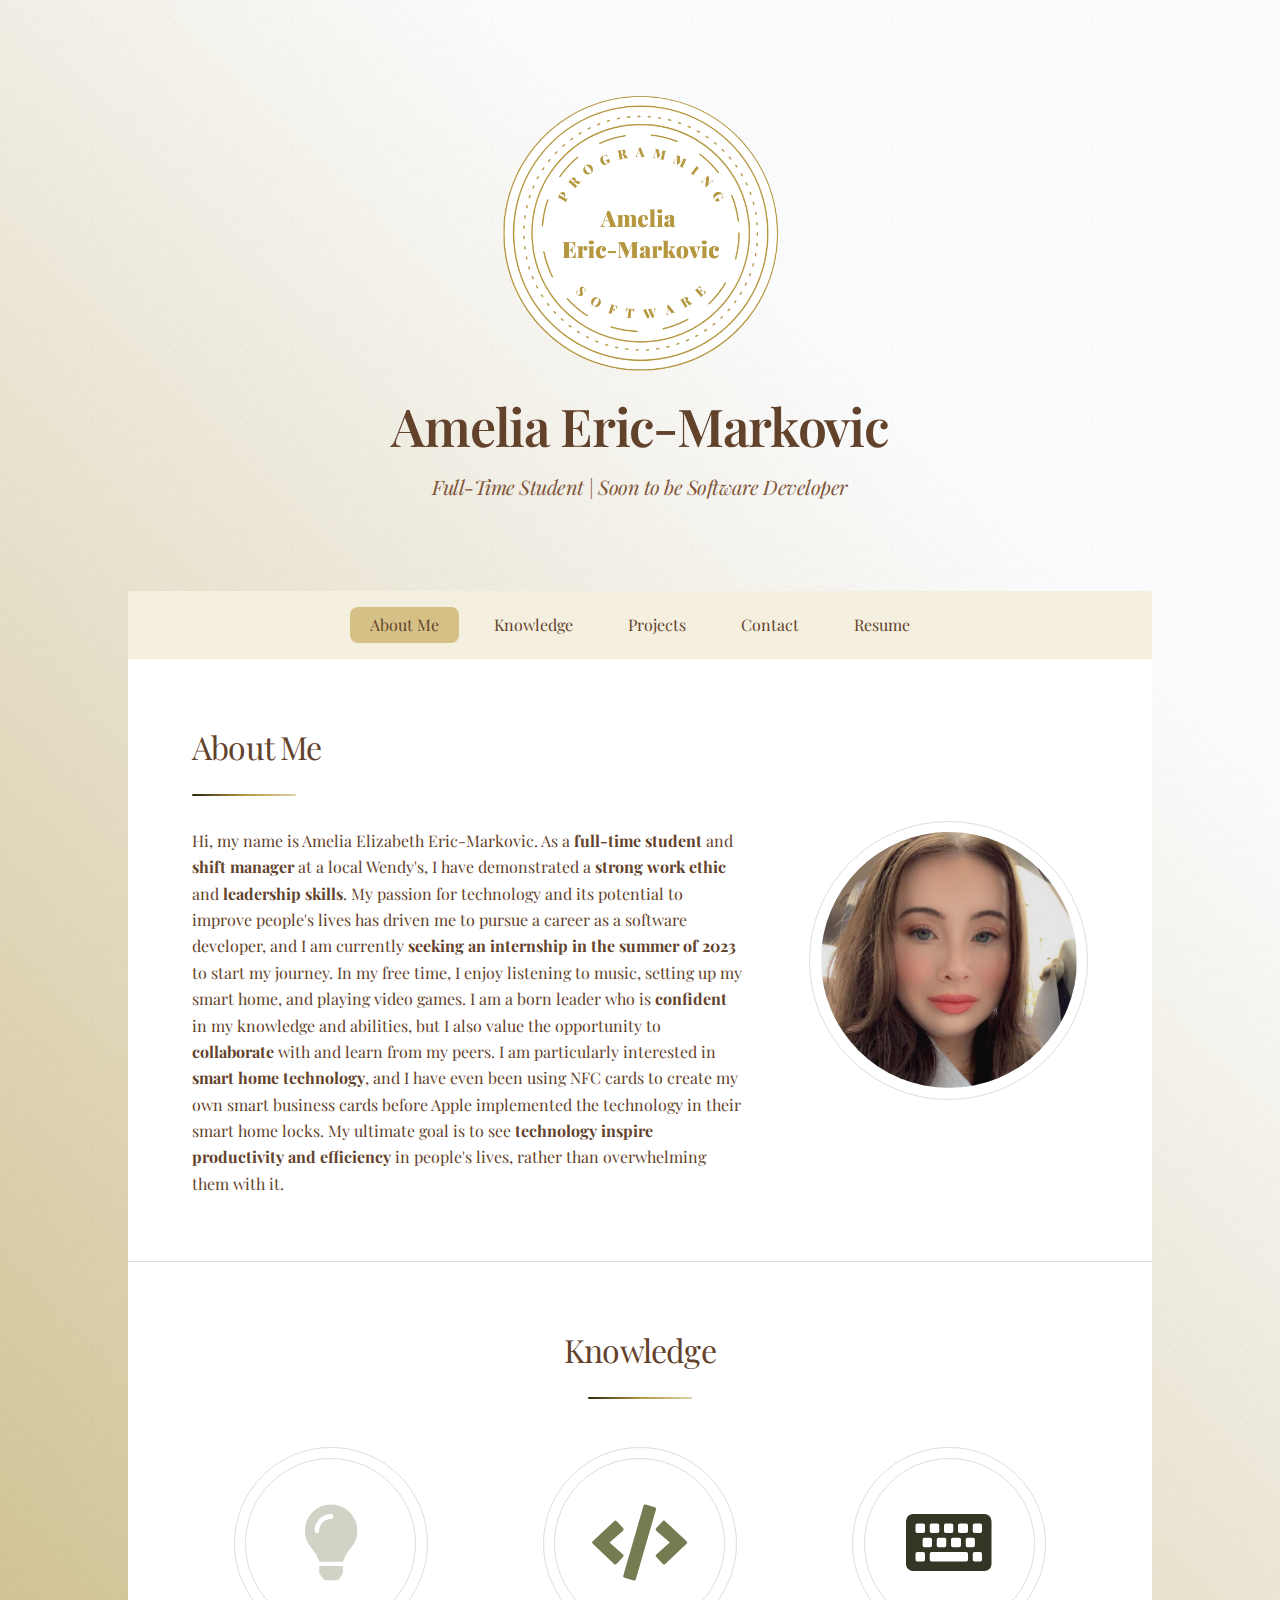
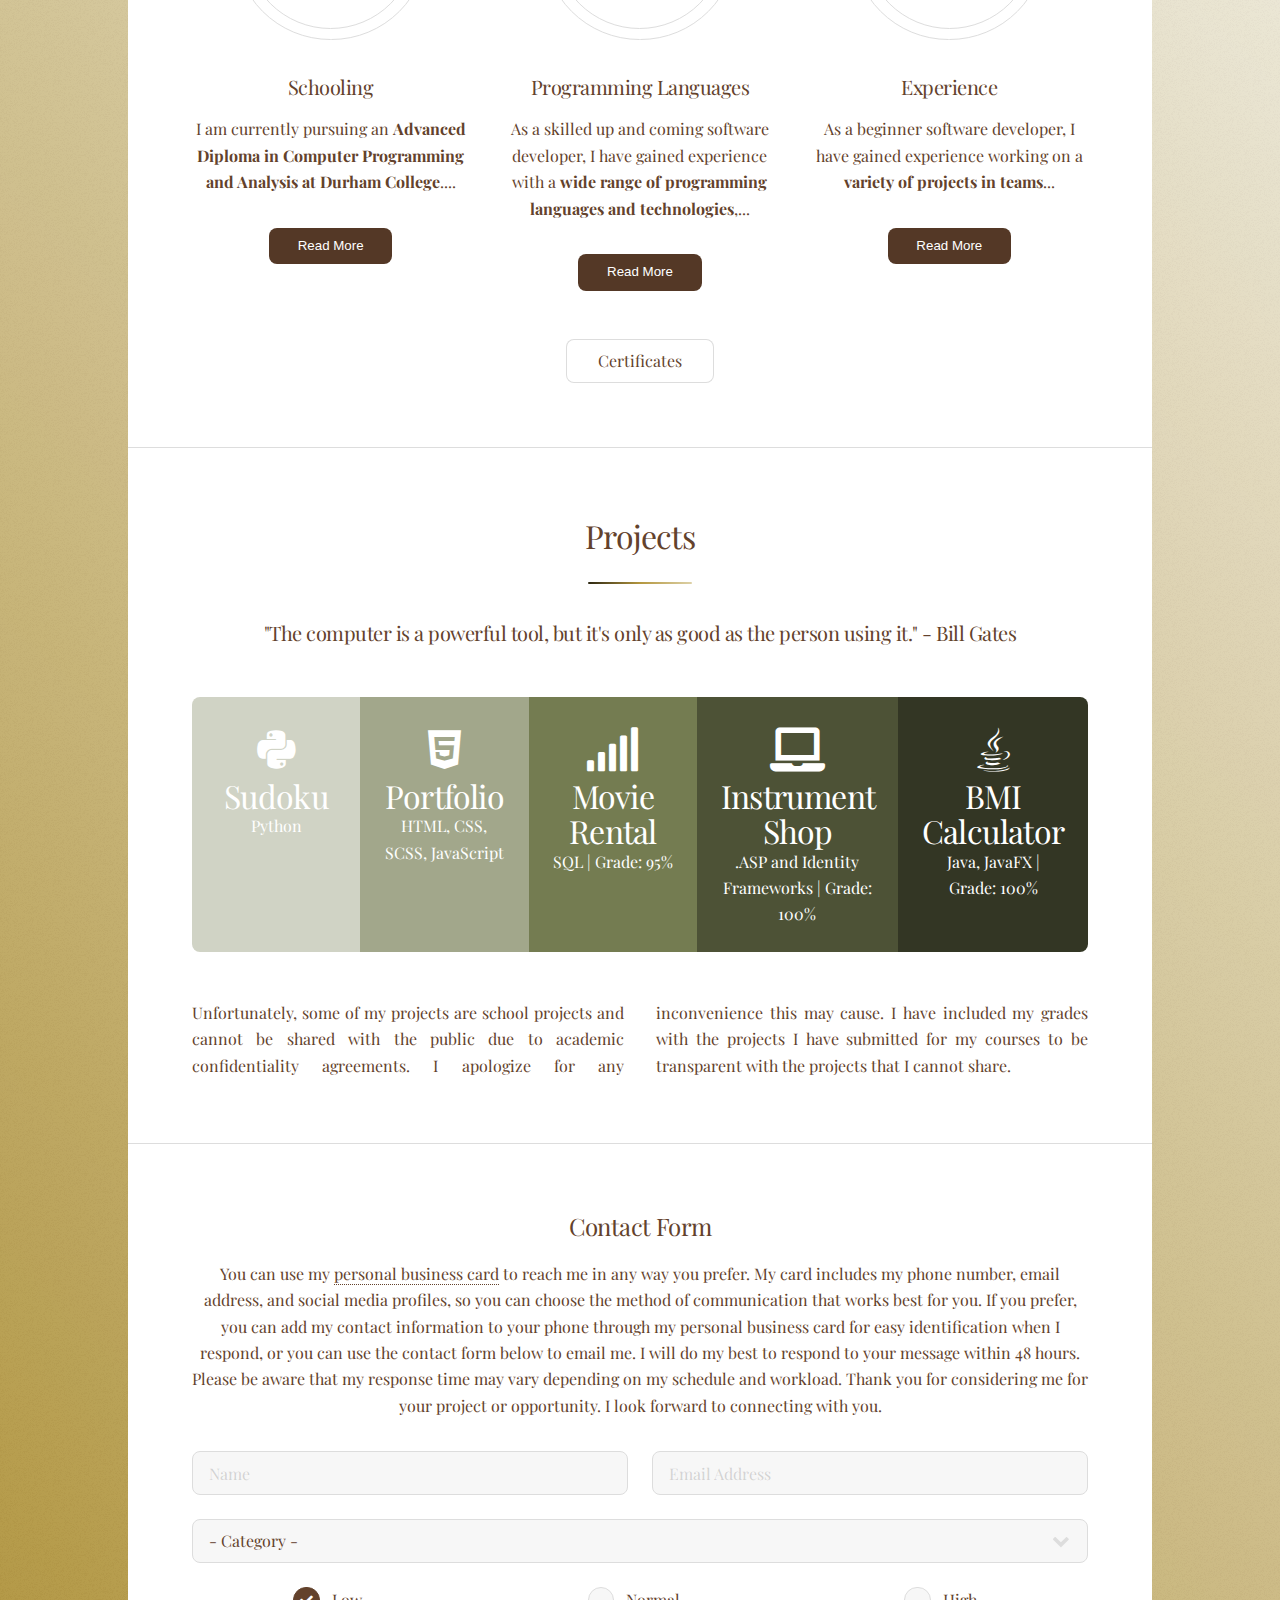
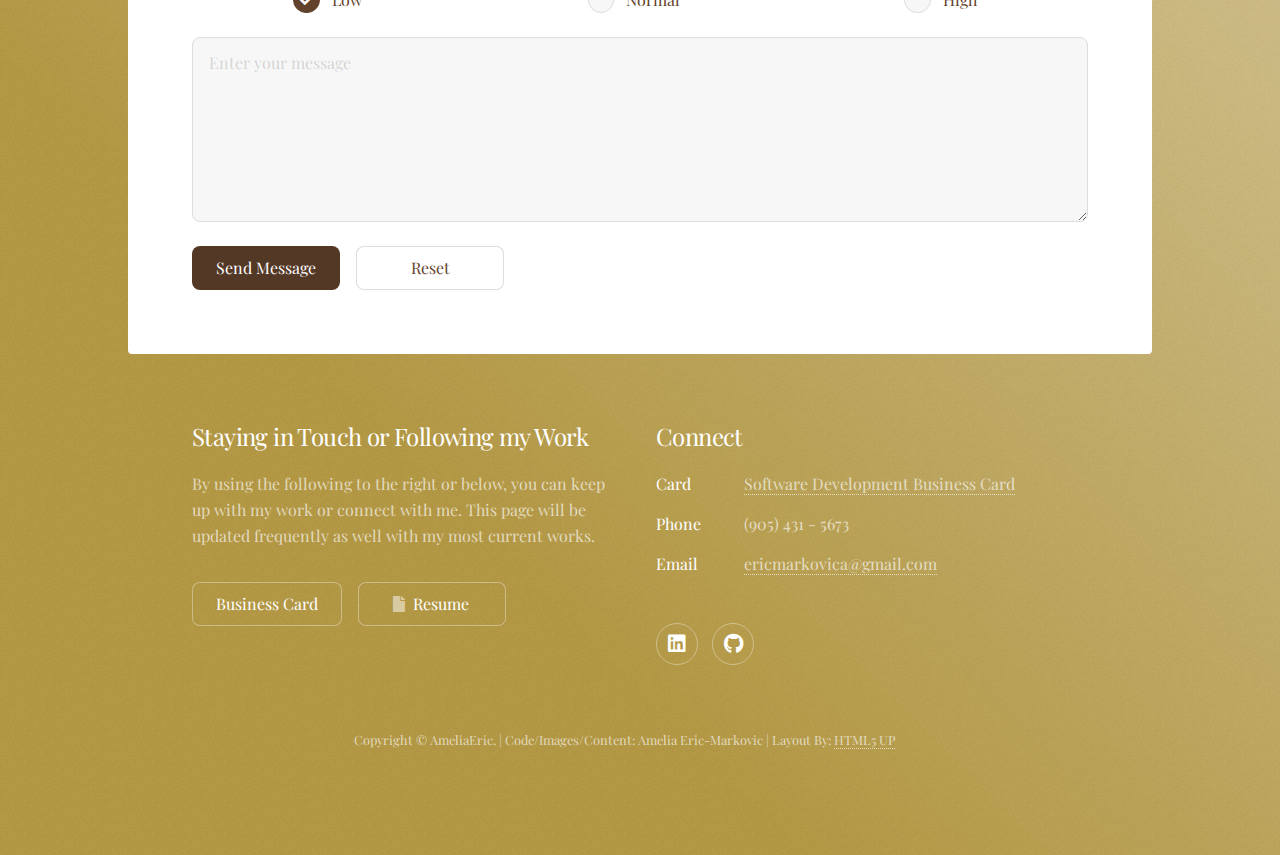
<file: index.html>
<!DOCTYPE HTML>
<!--
	Amelia Eric-Markovic Portfolio Website
	Base Website:
	Stellar by HTML5 UP
	html5up.net | @ajlkn
	Free for personal and commercial use under the CCA 3.0 license (html5up.net/license)
	Explanation: Used for generale layout and animations as I am learning these things next semester and
	wanted to get some personal learning in!
-->
<html>
	<head>
		<title>Amelia Eric-Markovic Portfolio</title>
		<meta charset="utf-8" />
		<meta name="viewport" content="width=device-width, initial-scale=1, user-scalable=no" />
		<meta
      		content="My Personal Portfolio!
      		I'm Amelia Eric-Markovic, a 19 year old student developer from Canada. I'm currently completing an Advanced Diploma for Computer Programming and Anaylsis."
      		name="description"
    	/>
		<style>
			#firstDots {display: inline;}
			#firstMore {display: none;}
			#secondDots {display: inline;}
			#secondMore {display: none;}
			#thirdDots {display: inline;}
			#thirdMore {display: none;}
		</style>
		<link rel="stylesheet" href="assets/css/main.css" />
		<link rel="preconnect" href="https://fonts.googleapis.com">
		<link rel="preconnect" href="https://fonts.gstatic.com" crossorigin>
		<link rel="stylesheet" href="https://fonts.googleapis.com/css2?family=Playfair+Display:ital,wght@0,400;0,500;0,600;0,700;0,800;0,900;1,400;1,600;1,800&display=swap">
		<link rel="apple-touch-icon" sizes="180x180" href="/apple-touch-icon.png">
		<link rel="icon" type="image/png" sizes="32x32" href="/favicon-32x32.png">
		<link rel="icon" type="image/png" sizes="16x16" href="/favicon-16x16.png">
		<link rel="manifest" href="/site.webmanifest">
		<noscript><link rel="stylesheet" href="assets/css/noscript.css" /></noscript>
		<!-- Google / Search Engine Tags -->
		<meta name="google-site-verification" content="ODCFFLufaVn7Dr_Ijp6tJhdj_l6BuuZg33d6GTUakTM" />
		<meta content="Amelia Eric-Markovic | Portfolio" itemprop="name" />
		<meta
		  content="Self Developed Personal/Portfolio Website"
		  itemprop="description"
		/>
		<meta
		  content="https://raw.githubusercontent.com/AmeliaEric/AmeliaEric.github.io/main/images/Website%20Main.png"
		  itemprop="image"
		/>
		<!-- Pixel Code for https://app.igniterfy.com/ -->
		<script async src="https://app.igniterfy.com/pixel/p2nnzaowpkezykitjiqu662u5gfseen1"></script>
		<!-- END Pixel Code -->
	</head>
	<body class="is-preload">

		<!-- Wrapper -->
			<div id="wrapper">

				<!-- Header -->
					<header id="header" class="alt">
						<span class="logo"><img src="images/Logo-modified.png" alt="Amelia Logo" height="275" width="275"/></span>
						<h1>Amelia Eric-Markovic</h1>
						<p>Full-Time Student | Soon to be Software Developer</p>
					</header>

				<!-- Nav -->
					<nav id="nav">
						<ul>
							<li><a href="#intro" class="active">About Me</a></li>
							<li><a href="#first">Knowledge</a></li>
							<li><a href="#second">Projects</a></li>
							<li><a href="#ctf">Contact</a></li>
							<li><a href="Resume.html">Resume</a></li>
						</ul>
					</nav>

				<!-- Main -->
					<div id="main">

						<!-- Introduction/About Me -->
							<section id="intro" class="main">
								<div class="spotlight">
									<div class="content">
										<header class="major">
											<h2>About Me</h2>
										</header>
										<p>Hi, my name is Amelia Elizabeth Eric-Markovic. 
											As a <strong>full-time student</strong> and <strong>shift manager</strong> at a local Wendy's, I have demonstrated a <b>strong work ethic</b> and <b>leadership skills</b>.
											 My passion for technology and its potential to improve people's lives has driven me to <b></b>pursue a career as a software developer</b>, and I am currently <b>seeking an internship in the summer of 2023</b> to start my journey. 
											 In my free time, I enjoy listening to music, setting up my smart home, and playing video games. 
											 I am a born leader who is <b>confident</b> in my knowledge and abilities, but I also value the opportunity to <b>collaborate</b> with and learn from my peers. 
											 I am particularly interested in <b>smart home technology</b>, and I have even been using NFC cards to create my own smart business cards before Apple implemented the technology in their smart home locks. 
											 My ultimate goal is to see <b>technology inspire productivity and efficiency</b> in people's lives, rather than overwhelming them with it.</p>
									</div>
									<span class="image"><img src="images/AmeliaPhoto.jfif" alt="Photo of Me/Amelia" /></span>
								</div>
							</section>

						<!-- First Section -->
							<section id="first" class="main special">
								<header class="major">
									<h2>Knowledge</h2>
								</header>
								<ul class="features">
									<li>
									  <span class="icon solid major style1 fa-lightbulb"></span>
									  <h3>Schooling</h3>
									  <p>I am currently pursuing an <b>Advanced Diploma in Computer Programming and Analysis at Durham College</b>.<span id="firstDots">...</span><span id="firstMore"> My field of study is Computer Science, and I have excelled academically so far, maintaining a <b>5.0 GPA</b> and earning an average grade of <b>95.5%</b> across all completed semesters. My goal is to continue this level of <b>academic achievement</b> and graduate with a solid understanding of my chosen field. I am <b>determined</b> to succeed in my studies and achieve my career goals.</span></p>
									  <button onclick="ReadMore('first')" id="firstmyBtn" class="button primary">Read More</button>
									</li>
									<li>
										<span class="icon solid major style3 fa-code"></span>
										<h3>Programming Languages</h3>
										<p>As a skilled up and coming software developer, I have gained experience with a <b>wide range of programming languages and technologies</b>,<span id="secondDots">...</span><span id="secondMore"> including HTML5, CSS, PHP, SQL, Python, Java, C++, C#, Linux, Selenium Web Drivers, Bootstrap, .NET Frameworks, and .ASP Frameworks. In addition to my current expertise, I have also committed to <b>staying up-to-date with the latest technologies</b> and am planning to learn JavaScript and Cobalt in the coming semester. I am a <b>dedicated learner</b> who is always seeking to <b>improve and expand my skills</b>, making me a valuable asset to any team.</span></p>
										<button onclick="ReadMore('second')" id="secondmyBtn" class="button primary">Read More</button>
									</li>
									<li>
										<span class="icon solid major style5 fa-keyboard"></span>
										<h3>Experience</h3>
										<p>As a beginner software developer, I have gained experience working on a <b>variety of projects in teams</b><span id="thirdDots">...</span><span id="thirdMore"> ranging in size from <b>2 to 5 people</b>. These projects have spanned a wide range of time frames, from <b>short-term assignments lasting just a few hours to multi-month projects</b>. In these projects, I have played a <b>variety of roles</b>, including leader, organizer, timekeeper, and note-taker. Through these experiences, I have gained a strong understanding of how to <b>collaborate in a team setting</b> and have developed skills in <b>project management</b> and <b>organization</b>. I am excited to continue expanding my expertise and take on <b>larger, more challenging projects</b> in the future.</p>
										<button onclick="ReadMore('third')" id="thirdmyBtn" class="button primary">Read More</button>
									</li>
								</ul>
								<footer class="major">
									<ul class="actions special">
										<li><a href="certificates.html" class="button">Certificates</a></li>
									</ul>
								</footer>
							</section>

						<!-- Second Section -->
							<section id="second" class="main special">
								<header class="major">
									<h2>Projects</h2>
									<p>"The computer is a powerful tool, but it's only as good as the person using it." - Bill Gates</p>
								</header>
								<ul class="statistics">
									<li class="style1">
										<span class="icon brands fa-python"></span>
										<a href="https://github.com/AmeliaEric/Sudoku-Game"><strong>Sudoku</strong></a> Python
									</li>
									<li class="style2">
										<span class="icon brands fa-html5"></span>
										<a href="https://github.com/AmeliaEric/AmeliaEric.github.io"><strong>Portfolio</strong></a> HTML, CSS, SCSS, JavaScript
									</li>
									<li class="style3">
										<span class="icon solid fa-signal"></span>
										<strong>Movie Rental</strong> SQL | Grade: 95%
									</li>
									<li class="style4">
										<span class="icon solid fa-laptop"></span>
										<a href="https://github.com/AmeliaEric/NETD3202-F2022-InstrumentShop"><strong>Instrument Shop</strong></a> .ASP and Identity Frameworks | Grade: 100%
									</li>
									<li class="style5">
										<span class="icon brands fa-java"></span>
										<strong>BMI Calculator</strong> Java, JavaFX | Grade: 100%
									</li>
								</ul>
								<p class="content">Unfortunately, some of my projects are school projects and cannot be shared with the public due to academic confidentiality agreements. I apologize for any inconvenience this may cause. I have included my grades with the projects I have submitted for my courses to be transparent with the projects that I cannot share.</p>
								<!-- Waiting to make more projects to add this section
								<footer class="major">
									<ul class="actions special">
										<li><a href="https://github.com/AmeliaEric?tab=repositories" class="button">Discover More</a></li>
									</ul>
								</footer>-->
							</section>

						<!-- Contact Form-->
						<section id="ctf" class="main special">
							<h2>Contact Form</h2>
							<p>You can use my <a href="https://hihello.me/p/7d6203f7-5d3f-403c-85d9-6666b1d62f85">personal business card</a> to reach me in any way you prefer. My card includes my phone number, email address, and social media profiles, so you can choose the method of communication that works best for you. If you prefer, you can add my contact information to your phone through my personal business card for easy identification when I respond, or you can use the contact form below to email me. I will do my best to respond to your message within 48 hours. Please be aware that my response time may vary depending on my schedule and workload. Thank you for considering me for your project or opportunity. I look forward to connecting with you.</p>
							<form action="https://formsubmit.co/ericmarkovica@gmail.com" method="POST">
								<div class="row gtr-uniform">
									<div class="col-6 col-12-xsmall">
										<input type="hidden" name="_next" value="https://ameliaeric.github.io/ThankYou.html">
										<input type="hidden" name="_template" value="table">
										<input type="text" name="name" id="name" value="" placeholder="Name" required/>
									</div>
									<div class="col-6 col-12-xsmall">
										<input type="email" name="email" id="email" value="" placeholder="Email Address" required/>
									</div>
									<div class="col-12">
										<select name="category" id="category" required>
											<option value="">- Category -</option>
											<option value="Career">Career</option>
											<option value="Collaboration">Collaboration</option>
											<option value="Question">Question</option>
											<option value="Other/General">Other/General</option>
										</select>
										<input type="hidden" name="_subject" value="Portfolio Website Contact Form">
									</div>
									<div class="col-4 col-12-small">
										<input type="radio" id="priority-low" name="priority" value="Low"checked>
										<label for="priority-low">Low</label>
									</div>
									<div class="col-4 col-12-small">
										<input type="radio" id="priority-normal" name="priority" value="Normal">
										<label for="priority-normal">Normal</label>
									</div>
									<div class="col-4 col-12-small">
										<input type="radio" id="priority-high" name="priority" value="High">
										<label for="priority-high">High</label>
									</div>
									<div class="col-12">
										<textarea name="demo-message" id="demo-message" placeholder="Enter your message" rows="6" required></textarea>
									</div>
									<div class="col-12">
										<ul class="actions">
											<li><input type="submit" value="Send Message" class="primary" /></li>
											<li><input type="reset" value="Reset" /></li>
										</ul>
									</div>
								</div>
							</form>
						</section>

					</div>

				<!-- Footer -->
					<footer id="footer">
						<section>
							<h2>Staying in Touch or Following my Work</h2>
							<p>By using the following to the right or below, you can keep up with my work or connect with me. This page will be updated frequently as well with my most current works.</p>
							<ul class="actions">
								<li><a href="https://hihello.me/p/7d6203f7-5d3f-403c-85d9-6666b1d62f85" class="button">Business Card</a></li>
								<li><a href="Resume.html" class="button icon solid fa-file">Resume</a></li>
							</ul>
						</section>
						<section>
							<h2>Connect</h2>
							<dl class="alt">
								<dt>Card</dt>
								<dd><a href="https://hihello.me/p/7d6203f7-5d3f-403c-85d9-6666b1d62f85">Software Development Business Card</a></dd>
								<dt>Phone</dt>
								<dd>(905) 431 - 5673</dd>
								<dt>Email</dt>
								<dd><a href="mailto:ericmarkovica@gmail.com">ericmarkovica@gmail.com</a></dd>
							</dl>
							<ul class="icons">
								<li><a href="https://www.linkedin.com/in/amelia-eric-markovic/" class="icon brands fa-linkedin alt"><span class="label">LinkedIn</span></a></li>
								<li><a href="https://github.com/AmeliaEric" class="icon brands fa-github alt"><span class="label">GitHub</span></a></li>
							</ul>
						</section>
						<p class="copyright">Copyright &copy; AmeliaEric. | Code/Images/Content: Amelia Eric-Markovic | Layout By: <a href="https://html5up.net">HTML5 UP</a></p>
					</footer>

			</div>

		<!-- Scripts -->
			<script src="assets/js/jquery.min.js"></script>
			<script src="assets/js/jquery.scrollex.min.js"></script>
			<script src="assets/js/jquery.scrolly.min.js"></script>
			<script src="assets/js/browser.min.js"></script>
			<script src="assets/js/breakpoints.min.js"></script>
			<script src="assets/js/util.js"></script>
			<script src="assets/js/main.js"></script>
			<script>
				// A Read More/Less Function
				function ReadMore(id) {
					var dots = document.getElementById(id + "Dots");
					var moreText = document.getElementById(id + "More");
					var btnText = document.getElementById(id + "myBtn");

					if (dots.style.display === "none") {
						dots.style.display = "inline";
						btnText.innerHTML = "Read More";
						moreText.style.display = "none";
					} else {
						dots.style.display = "none";
						btnText.innerHTML = "Read Less";
						moreText.style.display = "inline";
					}
				}

			</script>

	</body>
</html>
</file>
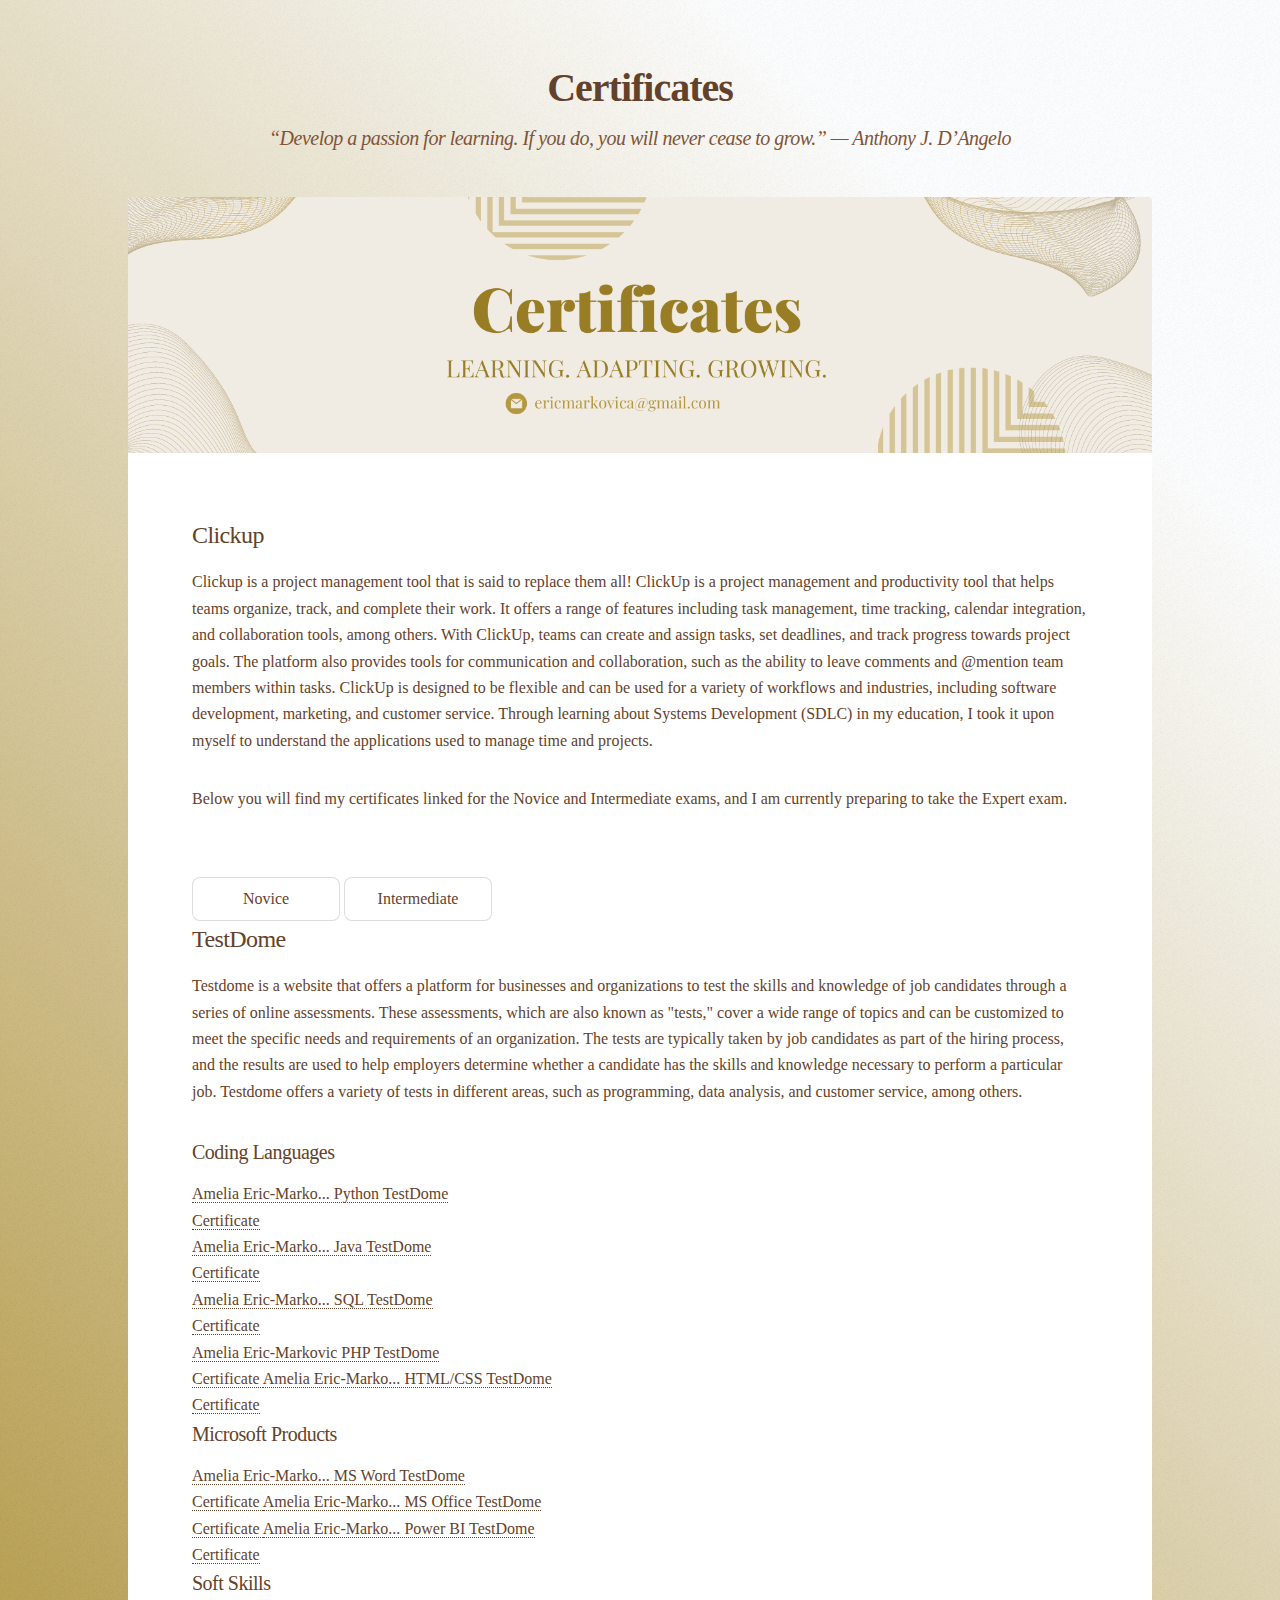
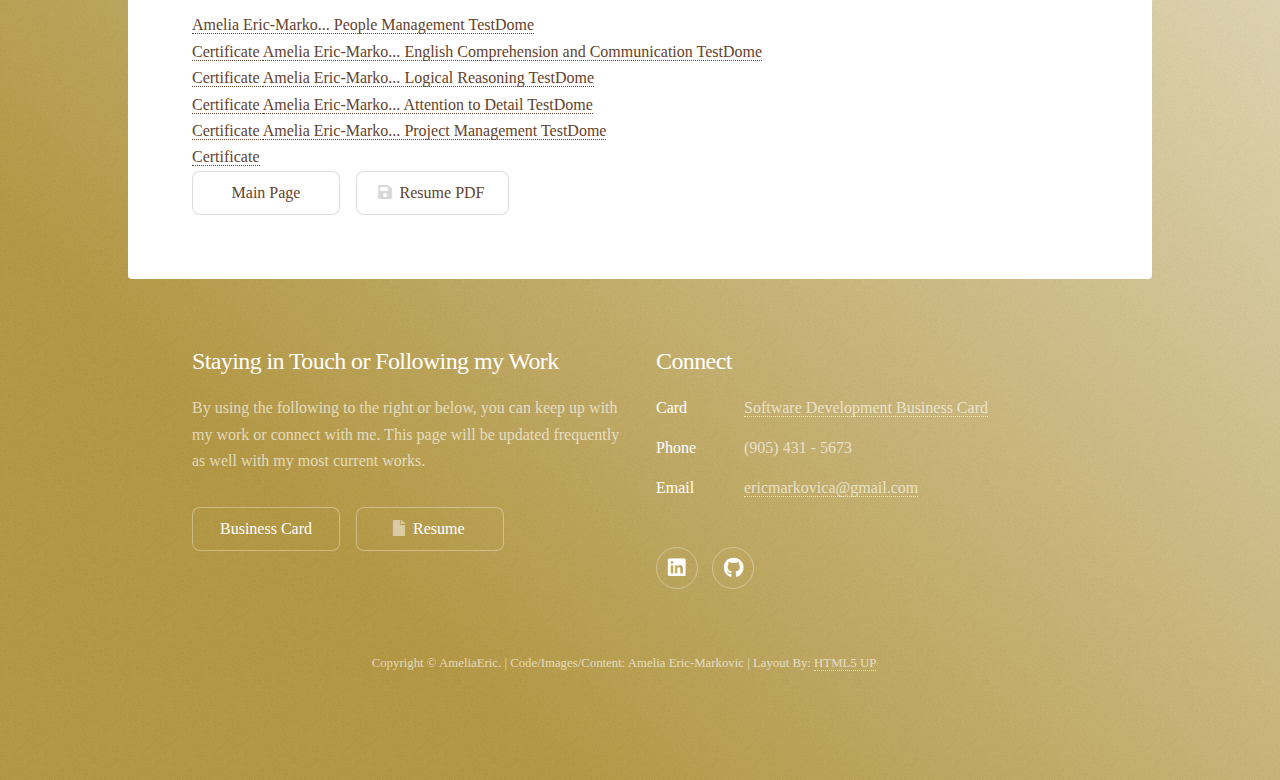
<file: certificates.html>
<!DOCTYPE HTML>
<!--
	Amelia Eric-Markovic Portfolio Website
	Base Website:
	Stellar by HTML5 UP
	html5up.net | @ajlkn
	Free for personal and commercial use under the CCA 3.0 license (html5up.net/license)
	Explanation: Used for generale layout and animations as I am learning these things next semester and
	wanted to get some personal learning in!
-->
<html>
	<head>
		<title>Certificates - Amelia Eric-Markovic Portfolio</title>
		<meta charset="utf-8" />
		<meta name="viewport" content="width=device-width, initial-scale=1, user-scalable=no" />
		<link rel="stylesheet" href="assets/css/main.css" />
		<noscript><link rel="stylesheet" href="assets/css/noscript.css" /></noscript>
        <!-- Pixel Code for https://app.igniterfy.com/ -->
        <script async src="https://app.igniterfy.com/pixel/p2nnzaowpkezykitjiqu662u5gfseen1"></script>
        <!-- END Pixel Code -->
	</head>
	<body class="is-preload">

		<!-- Wrapper -->
			<div id="wrapper">

				<!-- Header -->
					<header id="header">
						<h1>Certificates</h1>
						<p>“Develop a passion for learning. If you do, you will never cease to grow.” — Anthony J. D’Angelo</p>
					</header>

				<!-- Main -->
					<div id="main">

						<!-- Content -->
							<section id="content" class="main">
								<span class="image main"><img src="images/Certificates banner.png" alt="" /></span>
								<h2>Clickup</h2>
								<p>Clickup is a project management tool that is said to replace them all! ClickUp is a project management and productivity tool that helps teams organize, track, and complete their work. It offers a range of features including task management, time tracking, calendar integration, and collaboration tools, among others. With ClickUp, teams can create and assign tasks, set deadlines, and track progress towards project goals. The platform also provides tools for communication and collaboration, such as the ability to leave comments and @mention team members within tasks. ClickUp is designed to be flexible and can be used for a variety of workflows and industries, including software development, marketing, and customer service. Through learning about Systems Development (SDLC) in my education, I took it upon myself to understand the applications used to manage time and projects.</p>
								<p>Below you will find my certificates linked for the Novice and Intermediate exams, and I am currently preparing to take the Expert exam.</p>
								<ul class="actions"></ul>
                                    <a href="/images/Clickup-certificate-novice.pdf" class="button">Novice</a>
                                    <a href="/images/Clickup-certificate-intermediate.pdf" class="button">Intermediate</a>
                                </ul>
                                <h2>TestDome</h2>
								<p>Testdome is a website that offers a platform for businesses and organizations to test the skills and knowledge of job candidates through a series of online assessments. These assessments, which are also known as "tests," cover a wide range of topics and can be customized to meet the specific needs and requirements of an organization. The tests are typically taken by job candidates as part of the hiring process, and the results are used to help employers determine whether a candidate has the skills and knowledge necessary to perform a particular job. Testdome offers a variety of tests in different areas, such as programming, data analysis, and customer service, among others.</p>
                                <h3>Coding Languages</h3>
                                <div class="col-6 col-12-xsmall">
                                    <a href="https://www.testdome.com/certificates/d9bbead7e67e4b87851e619f6c32a033" class="testdome-certificate-stamp gold">
                                        <span class="testdome-certificate-name">Amelia Eric-Marko...</span>
                                        <span class="testdome-certificate-test-name">Python</span>
                                        <span class="testdome-certificate-card-logo">TestDome<br>Certificate</span>
                                    </a>
                                </div>
                                <a href="https://www.testdome.com/certificates/bb22f56fc65a474595fafe02b9f58210" class="testdome-certificate-stamp gold">
                                    <span class="testdome-certificate-name">Amelia Eric-Marko...</span>
                                    <span class="testdome-certificate-test-name">Java</span>
                                    <span class="testdome-certificate-card-logo">TestDome<br>Certificate</span>
                                </a>
                                <div class="col-6 col-12-xsmall">
                                    <a href="https://www.testdome.com/certificates/e4b27ef5a54b49f6abc6bd9b94e76a31" class="testdome-certificate-stamp gold">
                                        <span class="testdome-certificate-name">Amelia Eric-Marko...</span>
                                        <span class="testdome-certificate-test-name">SQL</span>
                                        <span class="testdome-certificate-card-logo">TestDome<br>Certificate</span>
                                    </a>
                                </div>
                                <a href="https://www.testdome.com/certificates/b0ea329f957e432282ff88d0e11195c1" class="testdome-certificate-stamp gold">
                                    <span class="testdome-certificate-name">Amelia Eric-Markovic</span>
                                    <span class="testdome-certificate-test-name">PHP</span>
                                    <span class="testdome-certificate-card-logo">TestDome<br>Certificate</span>
                                </a>
                                <a href="https://www.testdome.com/certificates/105cce89436d459baca0249b9009ab6d" class="testdome-certificate-stamp gold">
                                    <span class="testdome-certificate-name">Amelia Eric-Marko...</span>
                                    <span class="testdome-certificate-test-name">HTML/CSS</span>
                                    <span class="testdome-certificate-card-logo">TestDome<br>Certificate</span>
                                </a>
                                <h3>Microsoft Products</h3>
                                <a href="https://www.testdome.com/certificates/ad7b2ba0fcc64a3e919712a793cb9a59" class="testdome-certificate-stamp gold">
                                    <span class="testdome-certificate-name">Amelia Eric-Marko...</span>
                                    <span class="testdome-certificate-test-name">MS Word</span>
                                    <span class="testdome-certificate-card-logo">TestDome<br>Certificate</span>
                                </a>
                                <a href="https://www.testdome.com/certificates/55a6b271ea6b439cbc4d539aa6c6fe6e" class="testdome-certificate-stamp silver">
                                    <span class="testdome-certificate-name">Amelia Eric-Marko...</span>
                                    <span class="testdome-certificate-test-name">MS Office</span>
                                    <span class="testdome-certificate-card-logo">TestDome<br>Certificate</span>
                                </a>
                                <a href="https://www.testdome.com/certificates/1595db28da24414083745fffead49a01" class="testdome-certificate-stamp silver">
                                    <span class="testdome-certificate-name">Amelia Eric-Marko...</span>
                                    <span class="testdome-certificate-test-name">Power BI</span>
                                    <span class="testdome-certificate-card-logo">TestDome<br>Certificate</span>
                                </a>
                                <h3>Soft Skills</h3>
                                <a href="https://www.testdome.com/certificates/c7c974cc497c4f05818573a443f1d60e" class="testdome-certificate-stamp gold">
                                    <span class="testdome-certificate-name">Amelia Eric-Marko...</span>
                                    <span class="testdome-certificate-test-name">People Management</span>
                                    <span class="testdome-certificate-card-logo">TestDome<br>Certificate</span>
                                </a>
                                <a href="https://www.testdome.com/certificates/ed017fcb887d44879277795f3ce06078" class="testdome-certificate-stamp silver">
                                    <span class="testdome-certificate-name">Amelia Eric-Marko...</span>
                                    <span class="testdome-certificate-test-name">English Comprehension and Communication</span>
                                    <span class="testdome-certificate-card-logo">TestDome<br>Certificate</span>
                                </a>
                                <a href="https://www.testdome.com/certificates/bdf17d15dddc445ca820146b1b3a73e2" class="testdome-certificate-stamp silver">
                                    <span class="testdome-certificate-name">Amelia Eric-Marko...</span>
                                    <span class="testdome-certificate-test-name">Logical Reasoning</span>
                                    <span class="testdome-certificate-card-logo">TestDome<br>Certificate</span>
                                </a>
                                <a href="https://www.testdome.com/certificates/6ff7fe4928ba42e890be4e74a229602d" class="testdome-certificate-stamp silver">
                                    <span class="testdome-certificate-name">Amelia Eric-Marko...</span>
                                    <span class="testdome-certificate-test-name">Attention to Detail</span>
                                    <span class="testdome-certificate-card-logo">TestDome<br>Certificate</span>
                                </a>
                                <a href="https://www.testdome.com/certificates/58031c7371504bcbae70b093fb150c90" class="testdome-certificate-stamp silver">
                                    <span class="testdome-certificate-name">Amelia Eric-Marko...</span>
                                    <span class="testdome-certificate-test-name">Project Management</span>
                                    <span class="testdome-certificate-card-logo">TestDome<br>Certificate</span>
                                </a>
                                <ul class="actions">
                                    <li><a href="https://ameliaeric.github.io/" class="button">Main Page</a></li>
                                    <li><a download="/images/Amelia Eric-Markovic Resume.pdf" class="button icon solid fa-save">Resume PDF</a></li>
                                </ul>
                            </section>
					</div>

				<!-- Footer -->
                <footer id="footer">
                    <section>
                        <h2>Staying in Touch or Following my Work</h2>
                        <p>By using the following to the right or below, you can keep up with my work or connect with me. This page will be updated frequently as well with my most current works.</p>
                        <ul class="actions">
                            <li><a href="https://hihello.me/p/7d6203f7-5d3f-403c-85d9-6666b1d62f85" class="button">Business Card</a></li>
                            <li><a href="Resume.html" class="button icon solid fa-file">Resume</a></li>
                        </ul>
                    </section>
                    <section>
                        <h2>Connect</h2>
                        <dl class="alt">
                            <dt>Card</dt>
                            <dd><a href="https://hihello.me/p/7d6203f7-5d3f-403c-85d9-6666b1d62f85">Software Development Business Card</a></dd>
                            <dt>Phone</dt>
                            <dd>(905) 431 - 5673</dd>
                            <dt>Email</dt>
                            <dd><a href="mailto:ericmarkovica@gmail.com">ericmarkovica@gmail.com</a></dd>
                        </dl>
                        <ul class="icons">
                            <li><a href="https://www.linkedin.com/in/amelia-eric-markovic/" class="icon brands fa-linkedin alt"><span class="label">LinkedIn</span></a></li>
                            <li><a href="https://github.com/AmeliaEric" class="icon brands fa-github alt"><span class="label">GitHub</span></a></li>
                        </ul>
                    </section>
                    <p class="copyright">Copyright &copy; AmeliaEric. | Code/Images/Content: Amelia Eric-Markovic | Layout By: <a href="https://html5up.net">HTML5 UP</a></p>
                </footer>

			</div>

		<!-- Scripts -->
			<script src="assets/js/jquery.min.js"></script>
			<script src="assets/js/jquery.scrollex.min.js"></script>
			<script src="assets/js/jquery.scrolly.min.js"></script>
			<script src="assets/js/browser.min.js"></script>
			<script src="assets/js/breakpoints.min.js"></script>
			<script src="assets/js/util.js"></script>
			<script src="assets/js/main.js"></script>
            <script>
                var stylesheet = "https://www.testdome.com/content/source/stylesheets/embed.css",
                link = document.createElement("link");
                link.href = stylesheet,
                link.type = "text/css",
                link.rel = "stylesheet",
                link.media = "screen,print",
                document.getElementsByTagName("head")[0].appendChild(link);
            </script>

	</body>
</html>
</file>
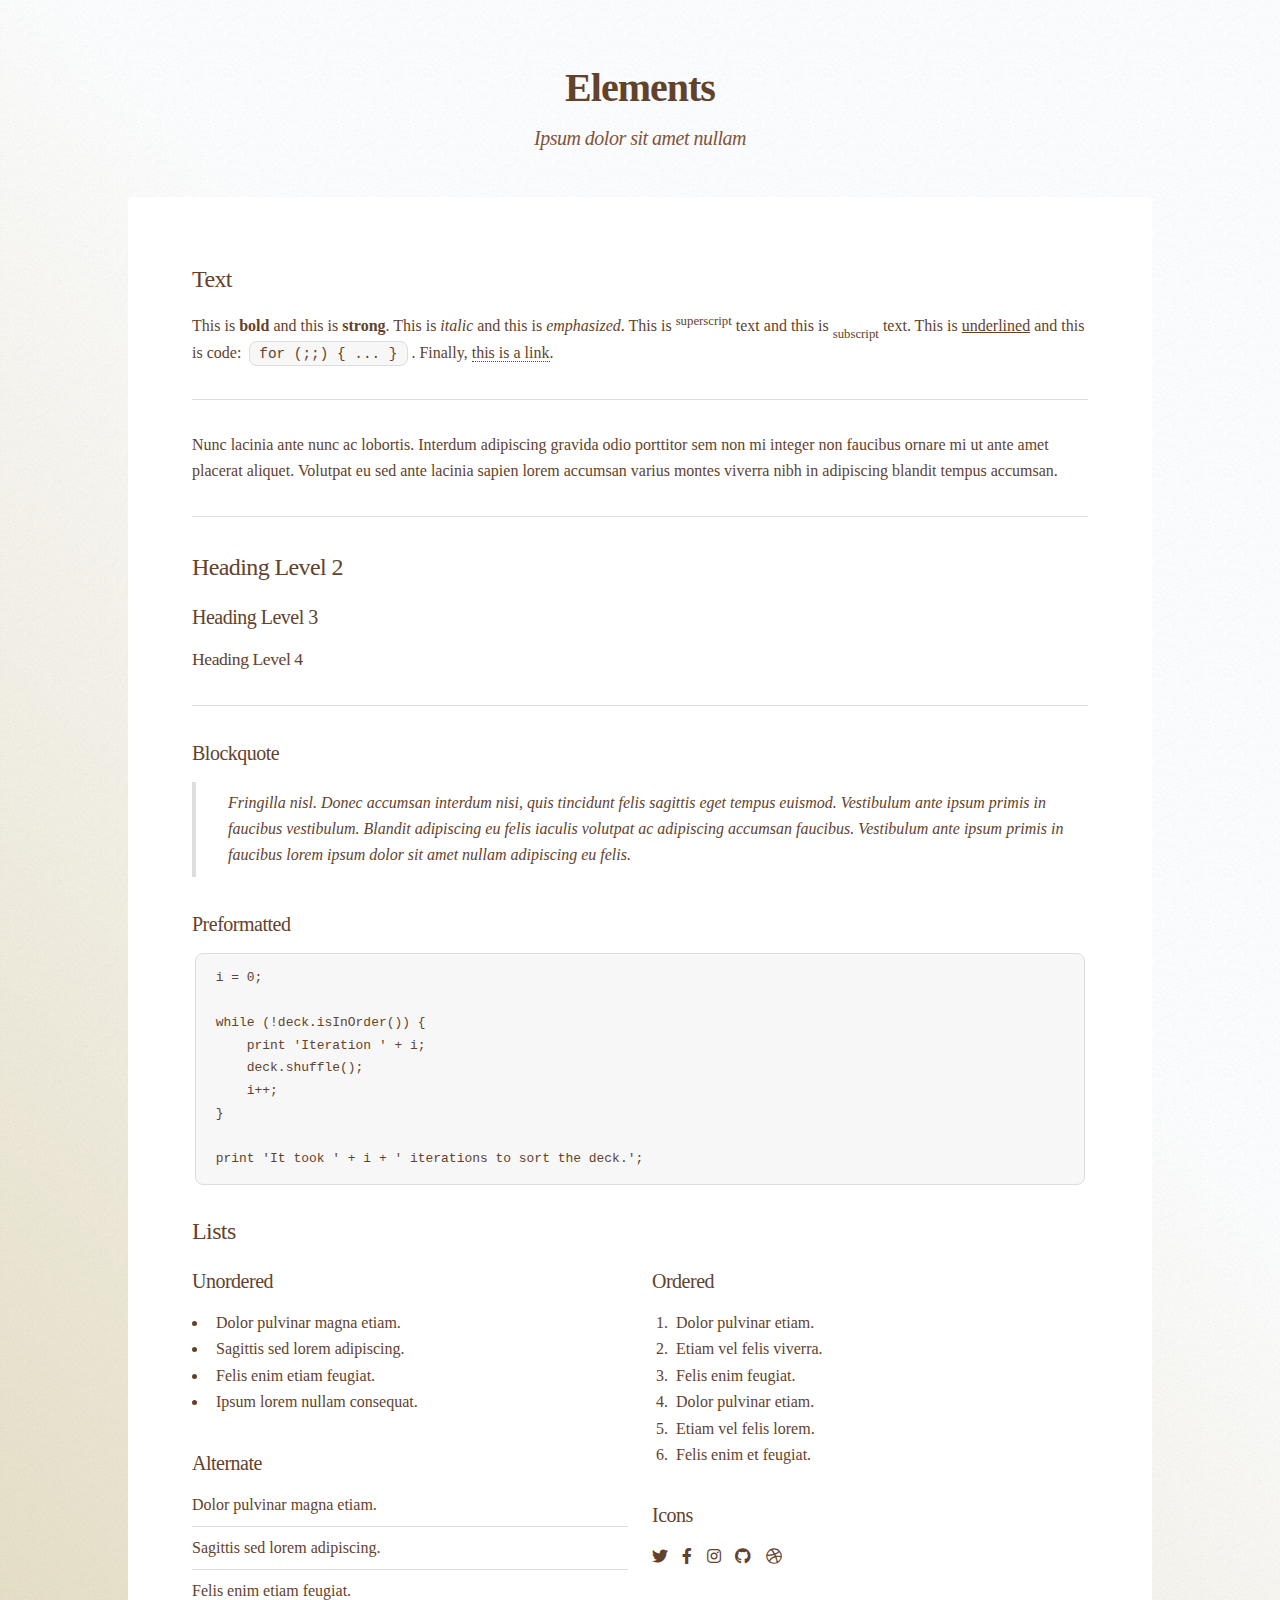
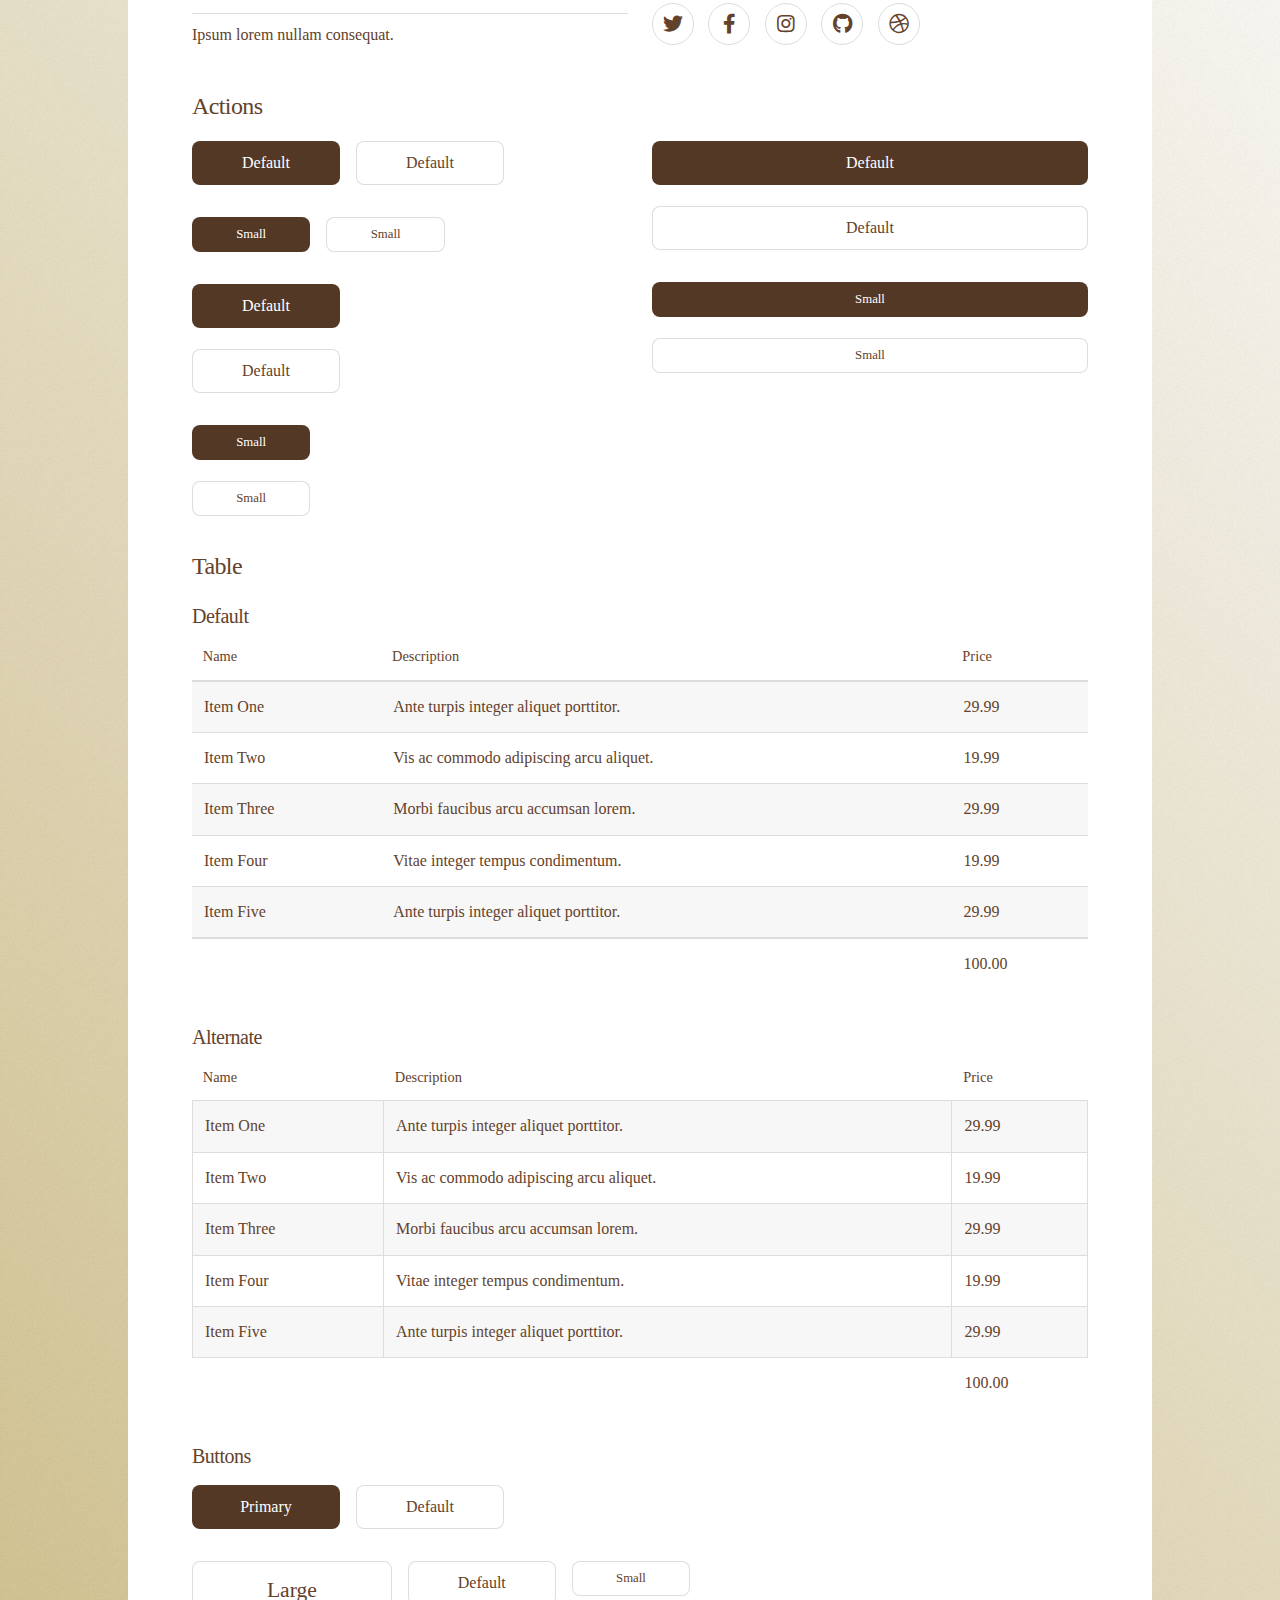
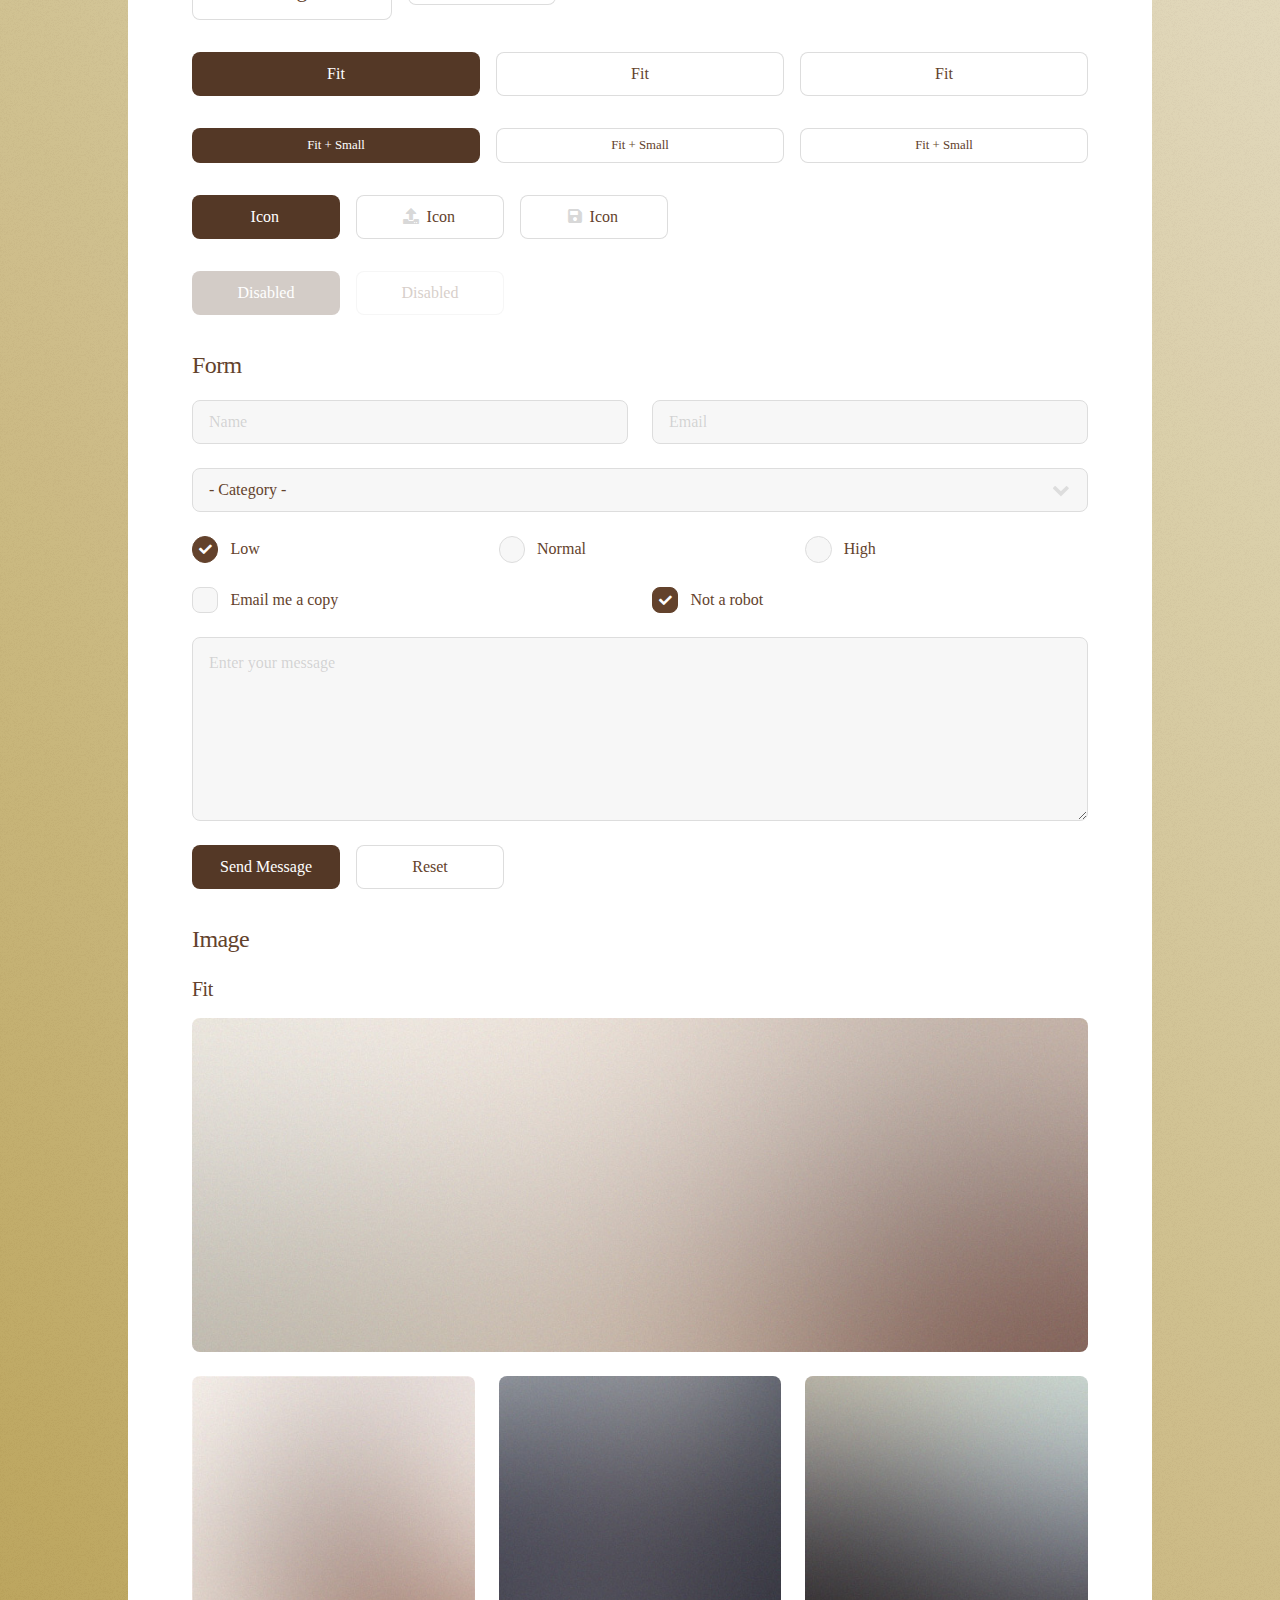
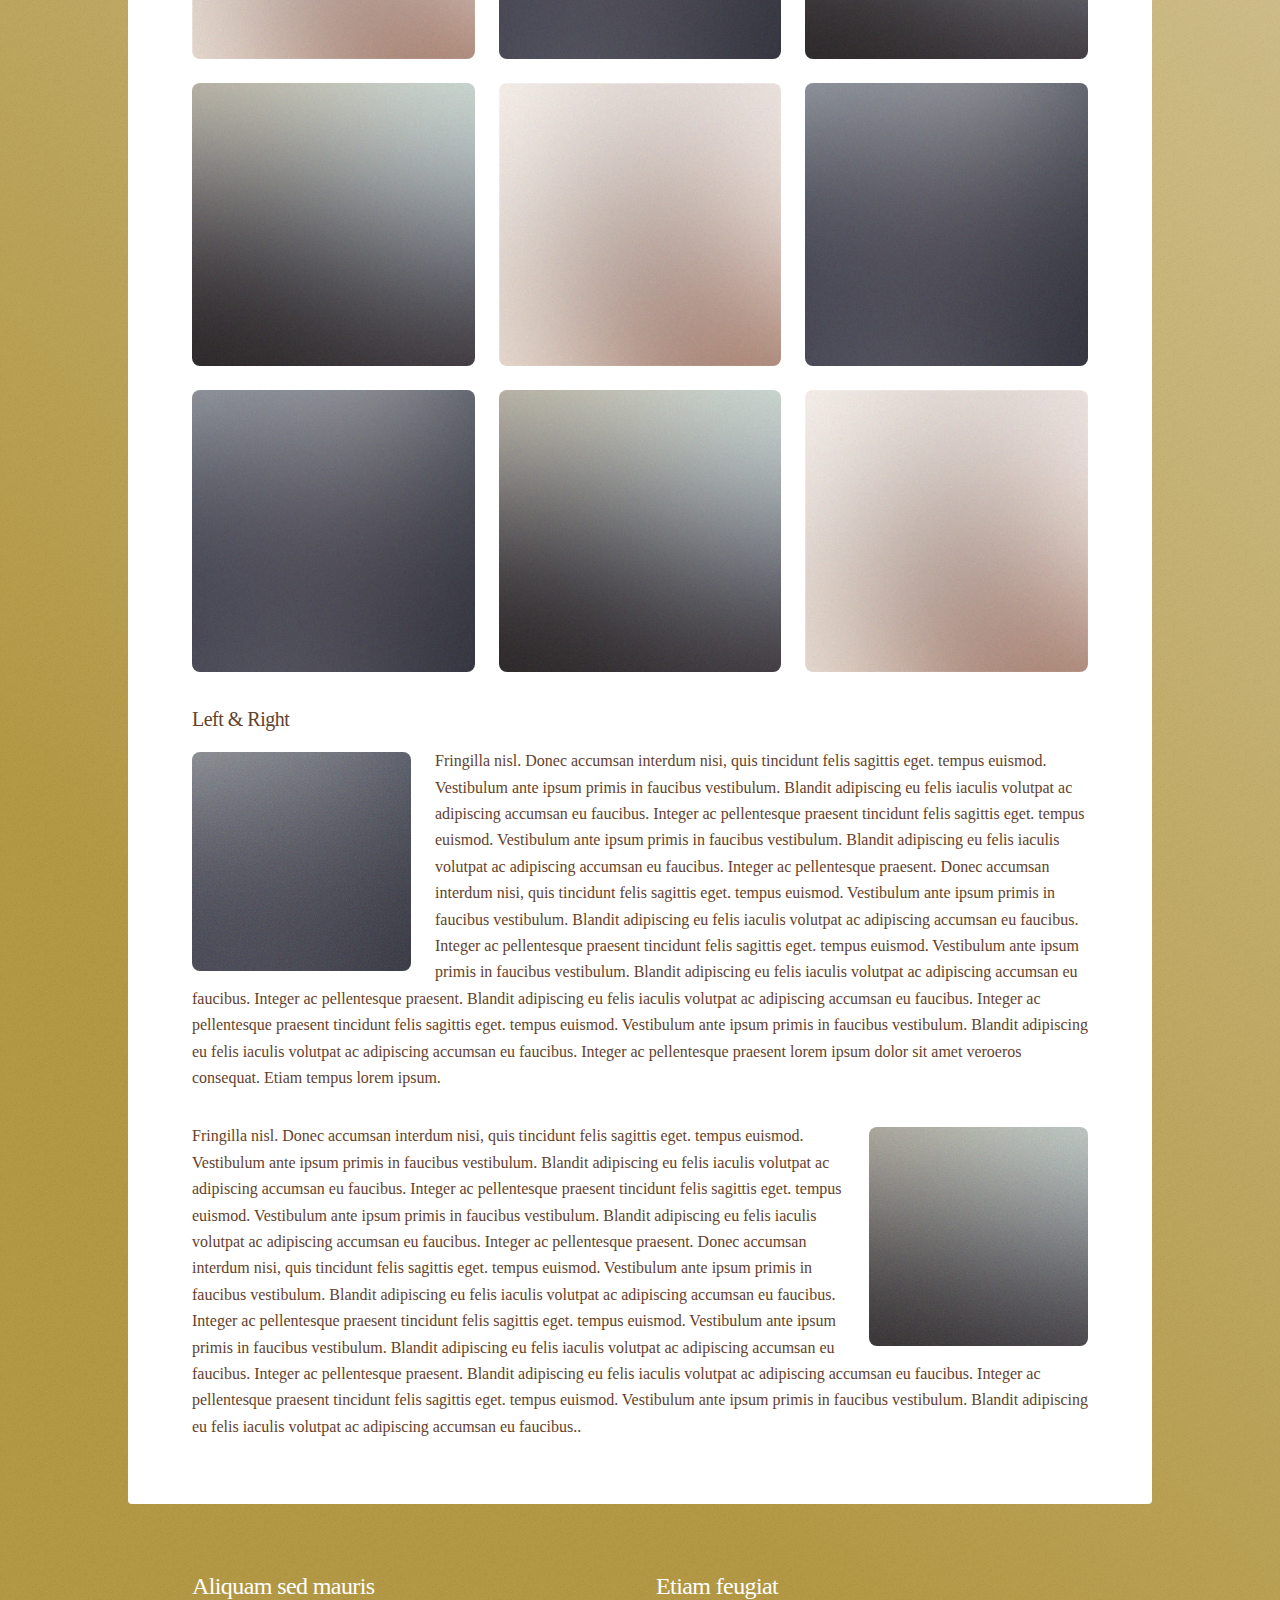
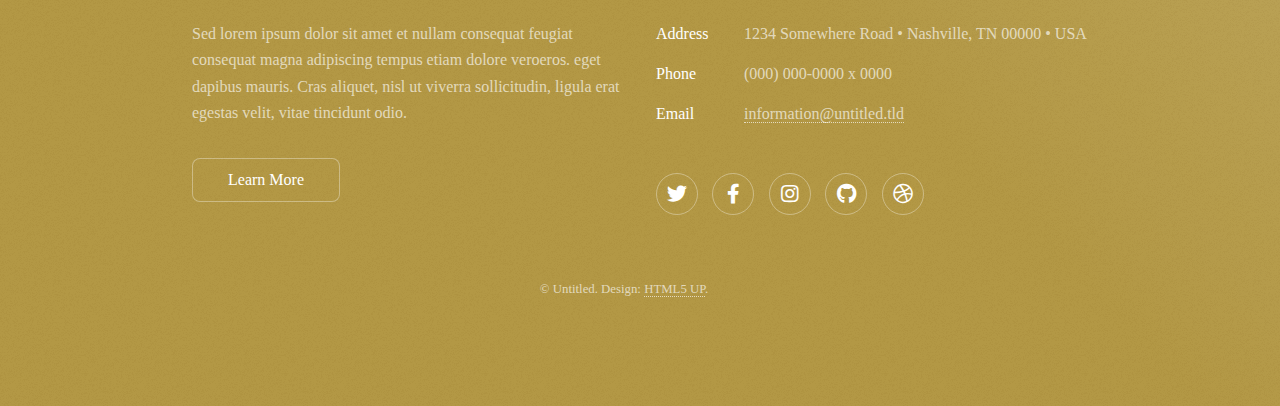
<file: elements.html>
<!DOCTYPE HTML>
<!--
	Stellar by HTML5 UP
	html5up.net | @ajlkn
	Free for personal and commercial use under the CCA 3.0 license (html5up.net/license)
-->
<html>
	<head>
		<title>Elements - Stellar by HTML5 UP</title>
		<meta charset="utf-8" />
		<meta name="viewport" content="width=device-width, initial-scale=1, user-scalable=no" />
		<link rel="stylesheet" href="assets/css/main.css" />
		<noscript><link rel="stylesheet" href="assets/css/noscript.css" /></noscript>
	</head>
	<body class="is-preload">

		<!-- Wrapper -->
			<div id="wrapper">

				<!-- Header -->
					<header id="header">
						<h1>Elements</h1>
						<p>Ipsum dolor sit amet nullam</p>
					</header>

				<!-- Main -->
					<div id="main">

						<!-- Content -->
							<section id="content" class="main">

								<!-- Text -->
									<section>
										<h2>Text</h2>
										<p>This is <b>bold</b> and this is <strong>strong</strong>. This is <i>italic</i> and this is <em>emphasized</em>.
										This is <sup>superscript</sup> text and this is <sub>subscript</sub> text.
										This is <u>underlined</u> and this is code: <code>for (;;) { ... }</code>. Finally, <a href="#">this is a link</a>.</p>
										<hr />
										<p>Nunc lacinia ante nunc ac lobortis. Interdum adipiscing gravida odio porttitor sem non mi integer non faucibus ornare mi ut ante amet placerat aliquet. Volutpat eu sed ante lacinia sapien lorem accumsan varius montes viverra nibh in adipiscing blandit tempus accumsan.</p>
										<hr />
										<h2>Heading Level 2</h2>
										<h3>Heading Level 3</h3>
										<h4>Heading Level 4</h4>
										<hr />
										<h3>Blockquote</h3>
										<blockquote>Fringilla nisl. Donec accumsan interdum nisi, quis tincidunt felis sagittis eget tempus euismod. Vestibulum ante ipsum primis in faucibus vestibulum. Blandit adipiscing eu felis iaculis volutpat ac adipiscing accumsan faucibus. Vestibulum ante ipsum primis in faucibus lorem ipsum dolor sit amet nullam adipiscing eu felis.</blockquote>
										<h3>Preformatted</h3>
										<pre><code>i = 0;

while (!deck.isInOrder()) {
    print 'Iteration ' + i;
    deck.shuffle();
    i++;
}

print 'It took ' + i + ' iterations to sort the deck.';</code></pre>
									</section>

								<!-- Lists -->
									<section>
										<h2>Lists</h2>
										<div class="row">
											<div class="col-6 col-12-medium">
												<h3>Unordered</h3>
												<ul>
													<li>Dolor pulvinar magna etiam.</li>
													<li>Sagittis sed lorem adipiscing.</li>
													<li>Felis enim etiam feugiat.</li>
													<li>Ipsum lorem nullam consequat.</li>
												</ul>
												<h3>Alternate</h3>
												<ul class="alt">
													<li>Dolor pulvinar magna etiam.</li>
													<li>Sagittis sed lorem adipiscing.</li>
													<li>Felis enim etiam feugiat.</li>
													<li>Ipsum lorem nullam consequat.</li>
												</ul>
											</div>
											<div class="col-6 col-12-medium">
												<h3>Ordered</h3>
												<ol>
													<li>Dolor pulvinar etiam.</li>
													<li>Etiam vel felis viverra.</li>
													<li>Felis enim feugiat.</li>
													<li>Dolor pulvinar etiam.</li>
													<li>Etiam vel felis lorem.</li>
													<li>Felis enim et feugiat.</li>
												</ol>
												<h3>Icons</h3>
												<ul class="icons">
													<li><a href="#" class="icon brands fa-twitter"><span class="label">Twitter</span></a></li>
													<li><a href="#" class="icon brands fa-facebook-f"><span class="label">Facebook</span></a></li>
													<li><a href="#" class="icon brands fa-instagram"><span class="label">Instagram</span></a></li>
													<li><a href="#" class="icon brands fa-github"><span class="label">GitHub</span></a></li>
													<li><a href="#" class="icon brands fa-dribbble"><span class="label">Dribbble</span></a></li>
												</ul>
												<ul class="icons">
													<li><a href="#" class="icon brands alt fa-twitter"><span class="label">Twitter</span></a></li>
													<li><a href="#" class="icon brands alt fa-facebook-f"><span class="label">Facebook</span></a></li>
													<li><a href="#" class="icon brands alt fa-instagram"><span class="label">Instagram</span></a></li>
													<li><a href="#" class="icon brands alt fa-github"><span class="label">GitHub</span></a></li>
													<li><a href="#" class="icon brands alt fa-dribbble"><span class="label">Dribbble</span></a></li>
												</ul>
											</div>
										</div>
										<h2>Actions</h2>
										<div class="row">
											<div class="col-6 col-12-medium">
												<ul class="actions">
													<li><a href="#" class="button primary">Default</a></li>
													<li><a href="#" class="button">Default</a></li>
												</ul>
												<ul class="actions small">
													<li><a href="#" class="button primary small">Small</a></li>
													<li><a href="#" class="button small">Small</a></li>
												</ul>
												<ul class="actions stacked">
													<li><a href="#" class="button primary">Default</a></li>
													<li><a href="#" class="button">Default</a></li>
												</ul>
												<ul class="actions stacked">
													<li><a href="#" class="button primary small">Small</a></li>
													<li><a href="#" class="button small">Small</a></li>
												</ul>
											</div>
											<div class="col-6 col-12-medium">
												<ul class="actions stacked">
													<li><a href="#" class="button primary fit">Default</a></li>
													<li><a href="#" class="button fit">Default</a></li>
												</ul>
												<ul class="actions stacked">
													<li><a href="#" class="button primary small fit">Small</a></li>
													<li><a href="#" class="button small fit">Small</a></li>
												</ul>
											</div>
										</div>
									</section>

								<!-- Table -->
									<section>
										<h2>Table</h2>
										<h3>Default</h3>
										<div class="table-wrapper">
											<table>
												<thead>
													<tr>
														<th>Name</th>
														<th>Description</th>
														<th>Price</th>
													</tr>
												</thead>
												<tbody>
													<tr>
														<td>Item One</td>
														<td>Ante turpis integer aliquet porttitor.</td>
														<td>29.99</td>
													</tr>
													<tr>
														<td>Item Two</td>
														<td>Vis ac commodo adipiscing arcu aliquet.</td>
														<td>19.99</td>
													</tr>
													<tr>
														<td>Item Three</td>
														<td> Morbi faucibus arcu accumsan lorem.</td>
														<td>29.99</td>
													</tr>
													<tr>
														<td>Item Four</td>
														<td>Vitae integer tempus condimentum.</td>
														<td>19.99</td>
													</tr>
													<tr>
														<td>Item Five</td>
														<td>Ante turpis integer aliquet porttitor.</td>
														<td>29.99</td>
													</tr>
												</tbody>
												<tfoot>
													<tr>
														<td colspan="2"></td>
														<td>100.00</td>
													</tr>
												</tfoot>
											</table>
										</div>

										<h3>Alternate</h3>
										<div class="table-wrapper">
											<table class="alt">
												<thead>
													<tr>
														<th>Name</th>
														<th>Description</th>
														<th>Price</th>
													</tr>
												</thead>
												<tbody>
													<tr>
														<td>Item One</td>
														<td>Ante turpis integer aliquet porttitor.</td>
														<td>29.99</td>
													</tr>
													<tr>
														<td>Item Two</td>
														<td>Vis ac commodo adipiscing arcu aliquet.</td>
														<td>19.99</td>
													</tr>
													<tr>
														<td>Item Three</td>
														<td> Morbi faucibus arcu accumsan lorem.</td>
														<td>29.99</td>
													</tr>
													<tr>
														<td>Item Four</td>
														<td>Vitae integer tempus condimentum.</td>
														<td>19.99</td>
													</tr>
													<tr>
														<td>Item Five</td>
														<td>Ante turpis integer aliquet porttitor.</td>
														<td>29.99</td>
													</tr>
												</tbody>
												<tfoot>
													<tr>
														<td colspan="2"></td>
														<td>100.00</td>
													</tr>
												</tfoot>
											</table>
										</div>
									</section>

								<!-- Buttons -->
									<section>
										<h3>Buttons</h3>
										<ul class="actions">
											<li><a href="#" class="button primary">Primary</a></li>
											<li><a href="#" class="button">Default</a></li>
										</ul>
										<ul class="actions">
											<li><a href="#" class="button large">Large</a></li>
											<li><a href="#" class="button">Default</a></li>
											<li><a href="#" class="button small">Small</a></li>
										</ul>
										<ul class="actions fit">
											<li><a href="#" class="button primary fit">Fit</a></li>
											<li><a href="#" class="button fit">Fit</a></li>
											<li><a href="#" class="button fit">Fit</a></li>
										</ul>
										<ul class="actions fit small">
											<li><a href="#" class="button primary fit small">Fit + Small</a></li>
											<li><a href="#" class="button fit small">Fit + Small</a></li>
											<li><a href="#" class="button fit small">Fit + Small</a></li>
										</ul>
										<ul class="actions">
											<li><a href="#" class="button primary icon solidfa-download">Icon</a></li>
											<li><a href="#" class="button icon solid fa-upload">Icon</a></li>
											<li><a href="#" class="button icon solid fa-save">Icon</a></li>
										</ul>
										<ul class="actions">
											<li><span class="button primary disabled">Disabled</span></li>
											<li><span class="button disabled">Disabled</span></li>
										</ul>
									</section>

								<!-- Form -->
									<section>
										<h2>Form</h2>
										<form method="post" action="#">
											<div class="row gtr-uniform">
												<div class="col-6 col-12-xsmall">
													<input type="text" name="demo-name" id="demo-name" value="" placeholder="Name" />
												</div>
												<div class="col-6 col-12-xsmall">
													<input type="email" name="demo-email" id="demo-email" value="" placeholder="Email" />
												</div>
												<div class="col-12">
													<select name="demo-category" id="demo-category">
														<option value="">- Category -</option>
														<option value="1">Manufacturing</option>
														<option value="1">Shipping</option>
														<option value="1">Administration</option>
														<option value="1">Human Resources</option>
													</select>
												</div>
												<div class="col-4 col-12-small">
													<input type="radio" id="demo-priority-low" name="demo-priority" checked>
													<label for="demo-priority-low">Low</label>
												</div>
												<div class="col-4 col-12-small">
													<input type="radio" id="demo-priority-normal" name="demo-priority">
													<label for="demo-priority-normal">Normal</label>
												</div>
												<div class="col-4 col-12-small">
													<input type="radio" id="demo-priority-high" name="demo-priority">
													<label for="demo-priority-high">High</label>
												</div>
												<div class="col-6 col-12-small">
													<input type="checkbox" id="demo-copy" name="demo-copy">
													<label for="demo-copy">Email me a copy</label>
												</div>
												<div class="col-6 col-12-small">
													<input type="checkbox" id="demo-human" name="demo-human" checked>
													<label for="demo-human">Not a robot</label>
												</div>
												<div class="col-12">
													<textarea name="demo-message" id="demo-message" placeholder="Enter your message" rows="6"></textarea>
												</div>
												<div class="col-12">
													<ul class="actions">
														<li><input type="submit" value="Send Message" class="primary" /></li>
														<li><input type="reset" value="Reset" /></li>
													</ul>
												</div>
											</div>
										</form>
									</section>

								<!-- Image -->
									<section>
										<h2>Image</h2>
										<h3>Fit</h3>
										<div class="box alt">
											<div class="row gtr-uniform">
												<div class="col-12"><span class="image fit"><img src="images/pic04.jpg" alt="" /></span></div>
												<div class="col-4"><span class="image fit"><img src="images/pic01.jpg" alt="" /></span></div>
												<div class="col-4"><span class="image fit"><img src="images/pic02.jpg" alt="" /></span></div>
												<div class="col-4"><span class="image fit"><img src="images/pic03.jpg" alt="" /></span></div>
												<div class="col-4"><span class="image fit"><img src="images/pic03.jpg" alt="" /></span></div>
												<div class="col-4"><span class="image fit"><img src="images/pic01.jpg" alt="" /></span></div>
												<div class="col-4"><span class="image fit"><img src="images/pic02.jpg" alt="" /></span></div>
												<div class="col-4"><span class="image fit"><img src="images/pic02.jpg" alt="" /></span></div>
												<div class="col-4"><span class="image fit"><img src="images/pic03.jpg" alt="" /></span></div>
												<div class="col-4"><span class="image fit"><img src="images/pic01.jpg" alt="" /></span></div>
											</div>
										</div>
										<h3>Left &amp; Right</h3>
										<p><span class="image left"><img src="images/pic05.jpg" alt="" /></span>Fringilla nisl. Donec accumsan interdum nisi, quis tincidunt felis sagittis eget. tempus euismod. Vestibulum ante ipsum primis in faucibus vestibulum. Blandit adipiscing eu felis iaculis volutpat ac adipiscing accumsan eu faucibus. Integer ac pellentesque praesent tincidunt felis sagittis eget. tempus euismod. Vestibulum ante ipsum primis in faucibus vestibulum. Blandit adipiscing eu felis iaculis volutpat ac adipiscing accumsan eu faucibus. Integer ac pellentesque praesent. Donec accumsan interdum nisi, quis tincidunt felis sagittis eget. tempus euismod. Vestibulum ante ipsum primis in faucibus vestibulum. Blandit adipiscing eu felis iaculis volutpat ac adipiscing accumsan eu faucibus. Integer ac pellentesque praesent tincidunt felis sagittis eget. tempus euismod. Vestibulum ante ipsum primis in faucibus vestibulum. Blandit adipiscing eu felis iaculis volutpat ac adipiscing accumsan eu faucibus. Integer ac pellentesque praesent. Blandit adipiscing eu felis iaculis volutpat ac adipiscing accumsan eu faucibus. Integer ac pellentesque praesent tincidunt felis sagittis eget. tempus euismod. Vestibulum ante ipsum primis in faucibus vestibulum. Blandit adipiscing eu felis iaculis volutpat ac adipiscing accumsan eu faucibus. Integer ac pellentesque praesent lorem ipsum dolor sit amet veroeros consequat. Etiam tempus lorem ipsum.</p>
										<p><span class="image right"><img src="images/pic06.jpg" alt="" /></span>Fringilla nisl. Donec accumsan interdum nisi, quis tincidunt felis sagittis eget. tempus euismod. Vestibulum ante ipsum primis in faucibus vestibulum. Blandit adipiscing eu felis iaculis volutpat ac adipiscing accumsan eu faucibus. Integer ac pellentesque praesent tincidunt felis sagittis eget. tempus euismod. Vestibulum ante ipsum primis in faucibus vestibulum. Blandit adipiscing eu felis iaculis volutpat ac adipiscing accumsan eu faucibus. Integer ac pellentesque praesent. Donec accumsan interdum nisi, quis tincidunt felis sagittis eget. tempus euismod. Vestibulum ante ipsum primis in faucibus vestibulum. Blandit adipiscing eu felis iaculis volutpat ac adipiscing accumsan eu faucibus. Integer ac pellentesque praesent tincidunt felis sagittis eget. tempus euismod. Vestibulum ante ipsum primis in faucibus vestibulum. Blandit adipiscing eu felis iaculis volutpat ac adipiscing accumsan eu faucibus. Integer ac pellentesque praesent. Blandit adipiscing eu felis iaculis volutpat ac adipiscing accumsan eu faucibus. Integer ac pellentesque praesent tincidunt felis sagittis eget. tempus euismod. Vestibulum ante ipsum primis in faucibus vestibulum. Blandit adipiscing eu felis iaculis volutpat ac adipiscing accumsan eu faucibus..</p>
									</section>

							</section>

					</div>

				<!-- Footer -->
					<footer id="footer">
						<section>
							<h2>Aliquam sed mauris</h2>
							<p>Sed lorem ipsum dolor sit amet et nullam consequat feugiat consequat magna adipiscing tempus etiam dolore veroeros. eget dapibus mauris. Cras aliquet, nisl ut viverra sollicitudin, ligula erat egestas velit, vitae tincidunt odio.</p>
							<ul class="actions">
								<li><a href="#" class="button">Learn More</a></li>
							</ul>
						</section>
						<section>
							<h2>Etiam feugiat</h2>
							<dl class="alt">
								<dt>Address</dt>
								<dd>1234 Somewhere Road &bull; Nashville, TN 00000 &bull; USA</dd>
								<dt>Phone</dt>
								<dd>(000) 000-0000 x 0000</dd>
								<dt>Email</dt>
								<dd><a href="#">information@untitled.tld</a></dd>
							</dl>
							<ul class="icons">
								<li><a href="#" class="icon brands fa-twitter alt"><span class="label">Twitter</span></a></li>
								<li><a href="#" class="icon brands fa-facebook-f alt"><span class="label">Facebook</span></a></li>
								<li><a href="#" class="icon brands fa-instagram alt"><span class="label">Instagram</span></a></li>
								<li><a href="#" class="icon brands fa-github alt"><span class="label">GitHub</span></a></li>
								<li><a href="#" class="icon brands fa-dribbble alt"><span class="label">Dribbble</span></a></li>
							</ul>
						</section>
						<p class="copyright">&copy; Untitled. Design: <a href="https://html5up.net">HTML5 UP</a>.</p>
					</footer>

			</div>

		<!-- Scripts -->
			<script src="assets/js/jquery.min.js"></script>
			<script src="assets/js/jquery.scrollex.min.js"></script>
			<script src="assets/js/jquery.scrolly.min.js"></script>
			<script src="assets/js/browser.min.js"></script>
			<script src="assets/js/breakpoints.min.js"></script>
			<script src="assets/js/util.js"></script>
			<script src="assets/js/main.js"></script>

	</body>
</html>
</file>
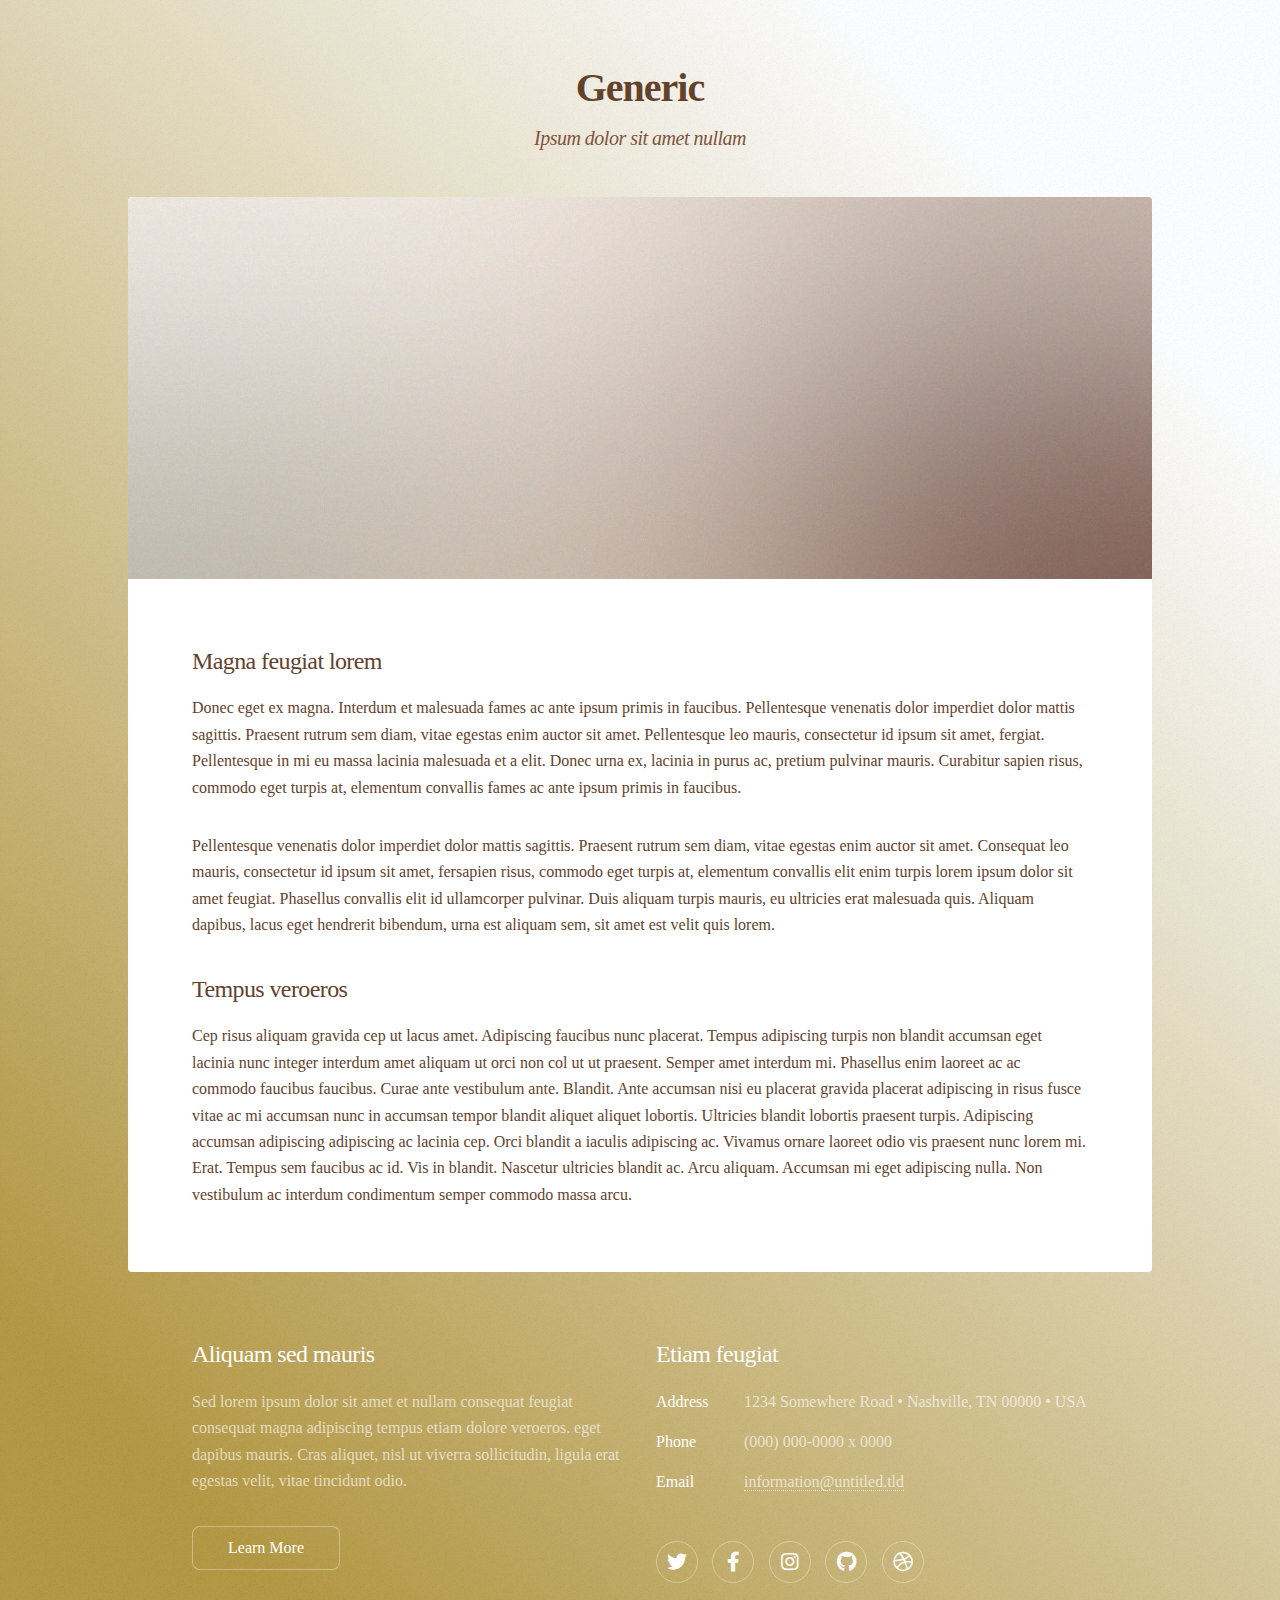
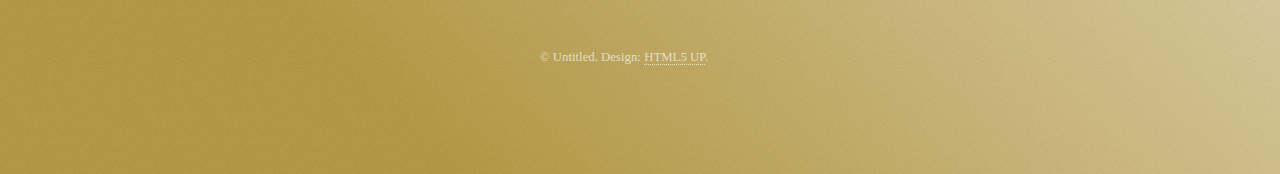
<file: generic.html>
<!DOCTYPE HTML>
<!--
	Stellar by HTML5 UP
	html5up.net | @ajlkn
	Free for personal and commercial use under the CCA 3.0 license (html5up.net/license)
-->
<html>
	<head>
		<title>Generic - Stellar by HTML5 UP</title>
		<meta charset="utf-8" />
		<meta name="viewport" content="width=device-width, initial-scale=1, user-scalable=no" />
		<link rel="stylesheet" href="assets/css/main.css" />
		<noscript><link rel="stylesheet" href="assets/css/noscript.css" /></noscript>
	</head>
	<body class="is-preload">

		<!-- Wrapper -->
			<div id="wrapper">

				<!-- Header -->
					<header id="header">
						<h1>Generic</h1>
						<p>Ipsum dolor sit amet nullam</p>
					</header>

				<!-- Main -->
					<div id="main">

						<!-- Content -->
							<section id="content" class="main">
								<span class="image main"><img src="images/pic04.jpg" alt="" /></span>
								<h2>Magna feugiat lorem</h2>
								<p>Donec eget ex magna. Interdum et malesuada fames ac ante ipsum primis in faucibus. Pellentesque venenatis dolor imperdiet dolor mattis sagittis. Praesent rutrum sem diam, vitae egestas enim auctor sit amet. Pellentesque leo mauris, consectetur id ipsum sit amet, fergiat. Pellentesque in mi eu massa lacinia malesuada et a elit. Donec urna ex, lacinia in purus ac, pretium pulvinar mauris. Curabitur sapien risus, commodo eget turpis at, elementum convallis fames ac ante ipsum primis in faucibus.</p>
								<p>Pellentesque venenatis dolor imperdiet dolor mattis sagittis. Praesent rutrum sem diam, vitae egestas enim auctor sit amet. Consequat leo mauris, consectetur id ipsum sit amet, fersapien risus, commodo eget turpis at, elementum convallis elit enim turpis lorem ipsum dolor sit amet feugiat. Phasellus convallis elit id ullamcorper pulvinar. Duis aliquam turpis mauris, eu ultricies erat malesuada quis. Aliquam dapibus, lacus eget hendrerit bibendum, urna est aliquam sem, sit amet est velit quis lorem.</p>
								<h2>Tempus veroeros</h2>
								<p>Cep risus aliquam gravida cep ut lacus amet. Adipiscing faucibus nunc placerat. Tempus adipiscing turpis non blandit accumsan eget lacinia nunc integer interdum amet aliquam ut orci non col ut ut praesent. Semper amet interdum mi. Phasellus enim laoreet ac ac commodo faucibus faucibus. Curae ante vestibulum ante. Blandit. Ante accumsan nisi eu placerat gravida placerat adipiscing in risus fusce vitae ac mi accumsan nunc in accumsan tempor blandit aliquet aliquet lobortis. Ultricies blandit lobortis praesent turpis. Adipiscing accumsan adipiscing adipiscing ac lacinia cep. Orci blandit a iaculis adipiscing ac. Vivamus ornare laoreet odio vis praesent nunc lorem mi. Erat. Tempus sem faucibus ac id. Vis in blandit. Nascetur ultricies blandit ac. Arcu aliquam. Accumsan mi eget adipiscing nulla. Non vestibulum ac interdum condimentum semper commodo massa arcu.</p>
							</section>

					</div>

				<!-- Footer -->
					<footer id="footer">
						<section>
							<h2>Aliquam sed mauris</h2>
							<p>Sed lorem ipsum dolor sit amet et nullam consequat feugiat consequat magna adipiscing tempus etiam dolore veroeros. eget dapibus mauris. Cras aliquet, nisl ut viverra sollicitudin, ligula erat egestas velit, vitae tincidunt odio.</p>
							<ul class="actions">
								<li><a href="#" class="button">Learn More</a></li>
							</ul>
						</section>
						<section>
							<h2>Etiam feugiat</h2>
							<dl class="alt">
								<dt>Address</dt>
								<dd>1234 Somewhere Road &bull; Nashville, TN 00000 &bull; USA</dd>
								<dt>Phone</dt>
								<dd>(000) 000-0000 x 0000</dd>
								<dt>Email</dt>
								<dd><a href="#">information@untitled.tld</a></dd>
							</dl>
							<ul class="icons">
								<li><a href="#" class="icon brands fa-twitter alt"><span class="label">Twitter</span></a></li>
								<li><a href="#" class="icon brands fa-facebook-f alt"><span class="label">Facebook</span></a></li>
								<li><a href="#" class="icon brands fa-instagram alt"><span class="label">Instagram</span></a></li>
								<li><a href="#" class="icon brands fa-github alt"><span class="label">GitHub</span></a></li>
								<li><a href="#" class="icon brands fa-dribbble alt"><span class="label">Dribbble</span></a></li>
							</ul>
						</section>
						<p class="copyright">&copy; Untitled. Design: <a href="https://html5up.net">HTML5 UP</a>.</p>
					</footer>

			</div>

		<!-- Scripts -->
			<script src="assets/js/jquery.min.js"></script>
			<script src="assets/js/jquery.scrollex.min.js"></script>
			<script src="assets/js/jquery.scrolly.min.js"></script>
			<script src="assets/js/browser.min.js"></script>
			<script src="assets/js/breakpoints.min.js"></script>
			<script src="assets/js/util.js"></script>
			<script src="assets/js/main.js"></script>

	</body>
</html>
</file>
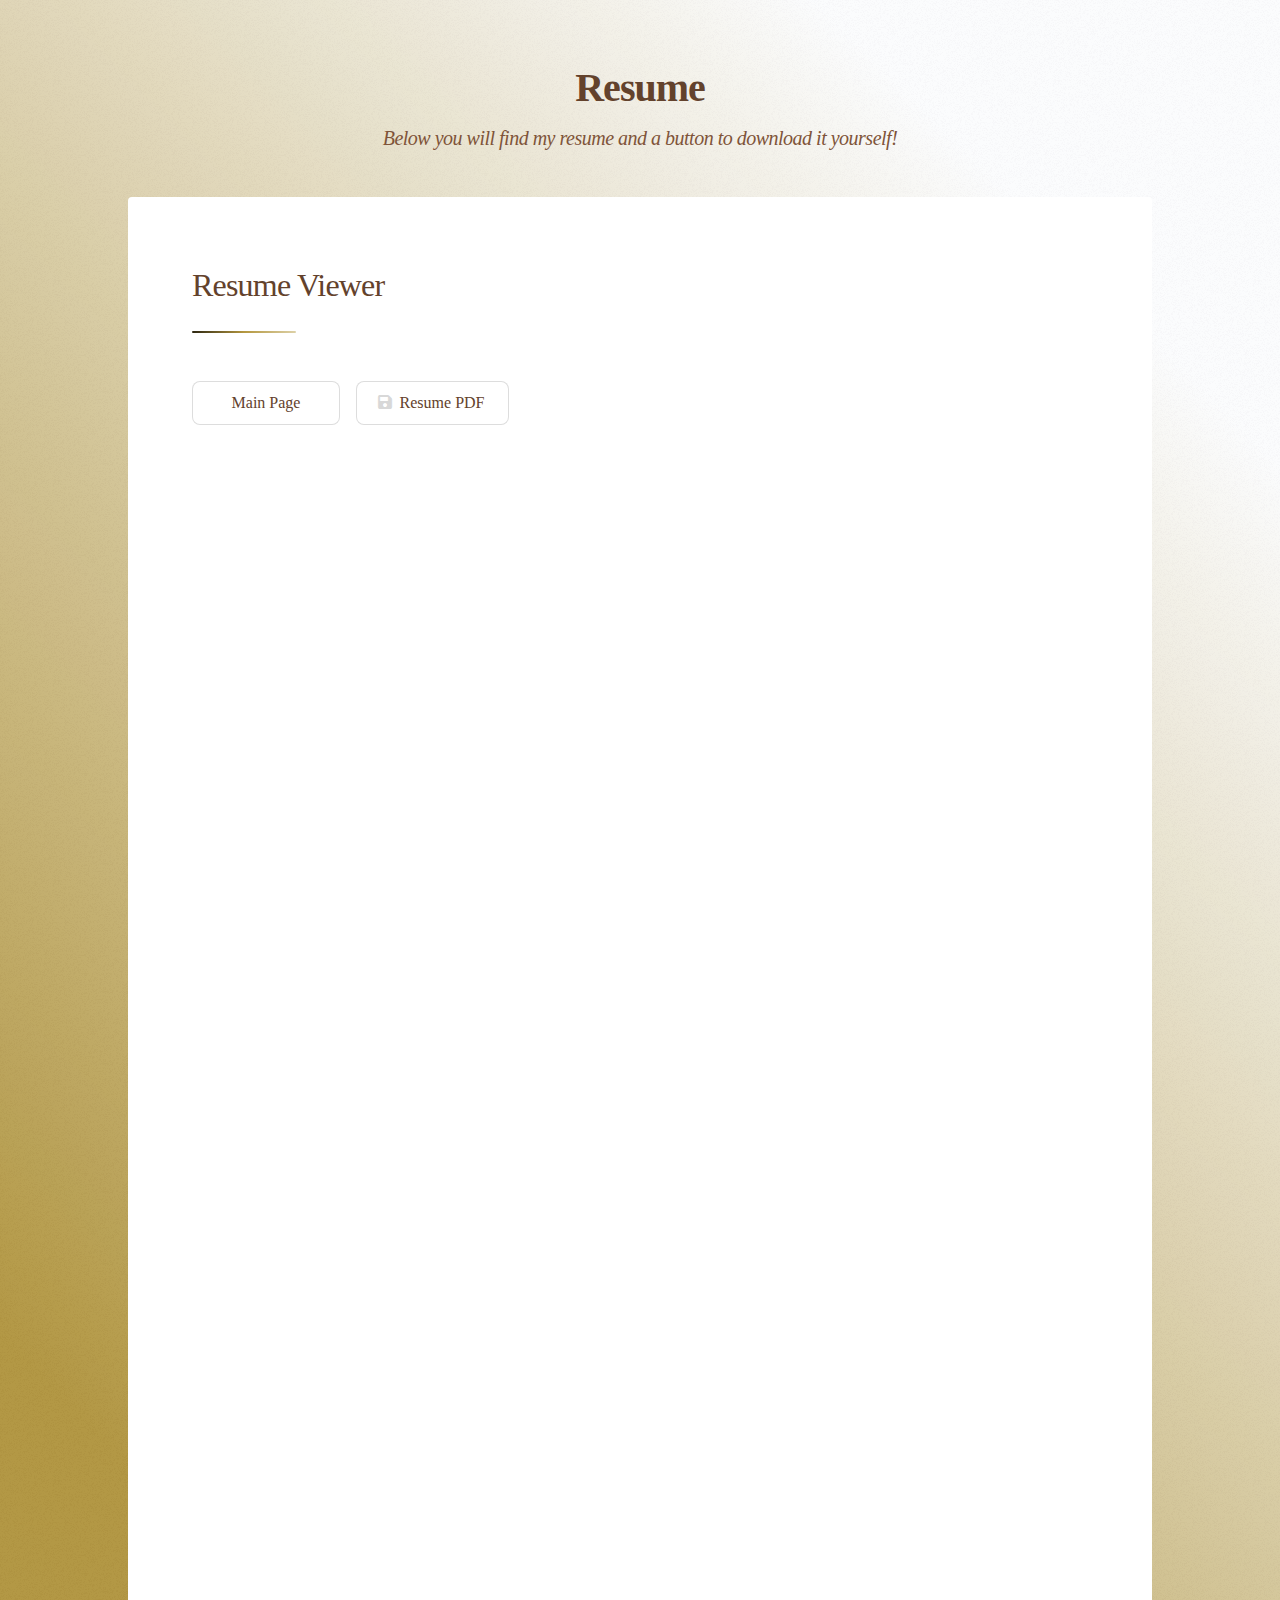
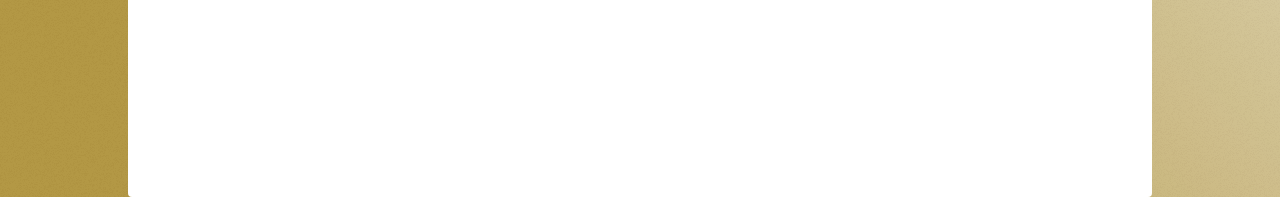
<file: Resume.html>
<!DOCTYPE HTML>
<!--
	Amelia Eric-Markovic Portfolio Website
	Base Website:
	Stellar by HTML5 UP
	html5up.net | @ajlkn
	Free for personal and commercial use under the CCA 3.0 license (html5up.net/license)
	Explanation: Used for generale layout and animations as I am learning these things next semester and
	wanted to get some personal learning in!
-->
<html>
	<head>
		<title>Resume - Amelia Eric-Markovic Portfolio</title>
		<meta charset="utf-8" />
		<meta name="viewport" content="width=device-width, initial-scale=1, user-scalable=no" />
		<link rel="stylesheet" href="assets/css/main.css" />
		<noscript><link rel="stylesheet" href="assets/css/noscript.css" /></noscript>
	</head>
	<body class="is-preload">

		<!-- Wrapper -->
			<div id="wrapper">

				<!-- Header -->
					<header id="header">
						<h1>Resume</h1>
						<p>Below you will find my resume and a button to download it yourself!</p>
					</header>

				<!-- Main -->
					<div id="main">

						<!-- Content -->
							<section id="content" class="main">
                                <header class="major">
									<h2>Resume Viewer</h2>
								</header>
                                <ul class="actions">
                                    <li><a href="https://ameliaeric.github.io/" class="button">Main Page</a></li>
                                    <li><a download="/images/Amelia Eric-Markovic Resume.pdf" class="button icon solid fa-save">Resume PDF</a></li>
                                </ul>
								<iframe src="images/Amelia Eric-Markovic Resume.pdf" width="100%" height="1300px">
							</section>
					</div>

				<!-- Footer -->
                <footer id="footer">
                    <section>
                        <h2>Staying in Touch or Following my Work</h2>
                        <p>By using the following to the right or below, you can keep up with my work or connect with me. This page will be updated frequently as well with my most current works.</p>
                        <ul class="actions">
                            <li><a href="https://hihello.me/p/7d6203f7-5d3f-403c-85d9-6666b1d62f85" class="button">Business Card</a></li>
                            <li><a href="Resume.html" class="button icon solid fa-file">Resume</a></li>
                        </ul>
                    </section>
                    <section>
                        <h2>Connect</h2>
                        <dl class="alt">
                            <dt>Card</dt>
                            <dd><a href="https://hihello.me/p/7d6203f7-5d3f-403c-85d9-6666b1d62f85">Software Development Business Card</a></dd>
                            <dt>Phone</dt>
                            <dd>(905) 431 - 5673</dd>
                            <dt>Email</dt>
                            <dd><a href="mailto:ericmarkovica@gmail.com">ericmarkovica@gmail.com</a></dd>
                        </dl>
                        <ul class="icons">
                            <li><a href="https://www.linkedin.com/in/amelia-eric-markovic/" class="icon brands fa-linkedin alt"><span class="label">LinkedIn</span></a></li>
                            <li><a href="https://github.com/AmeliaEric" class="icon brands fa-github alt"><span class="label">GitHub</span></a></li>
                        </ul>
                    </section>
                    <p class="copyright">Copyright &copy; AmeliaEric. | Code/Images/Content: Amelia Eric-Markovic | Layout By: <a href="https://html5up.net">HTML5 UP</a></p>
                </footer>

			</div>

		<!-- Scripts -->
			<script src="assets/js/jquery.min.js"></script>
			<script src="assets/js/jquery.scrollex.min.js"></script>
			<script src="assets/js/jquery.scrolly.min.js"></script>
			<script src="assets/js/browser.min.js"></script>
			<script src="assets/js/breakpoints.min.js"></script>
			<script src="assets/js/util.js"></script>
			<script src="assets/js/main.js"></script>

	</body>
</html>
</file>
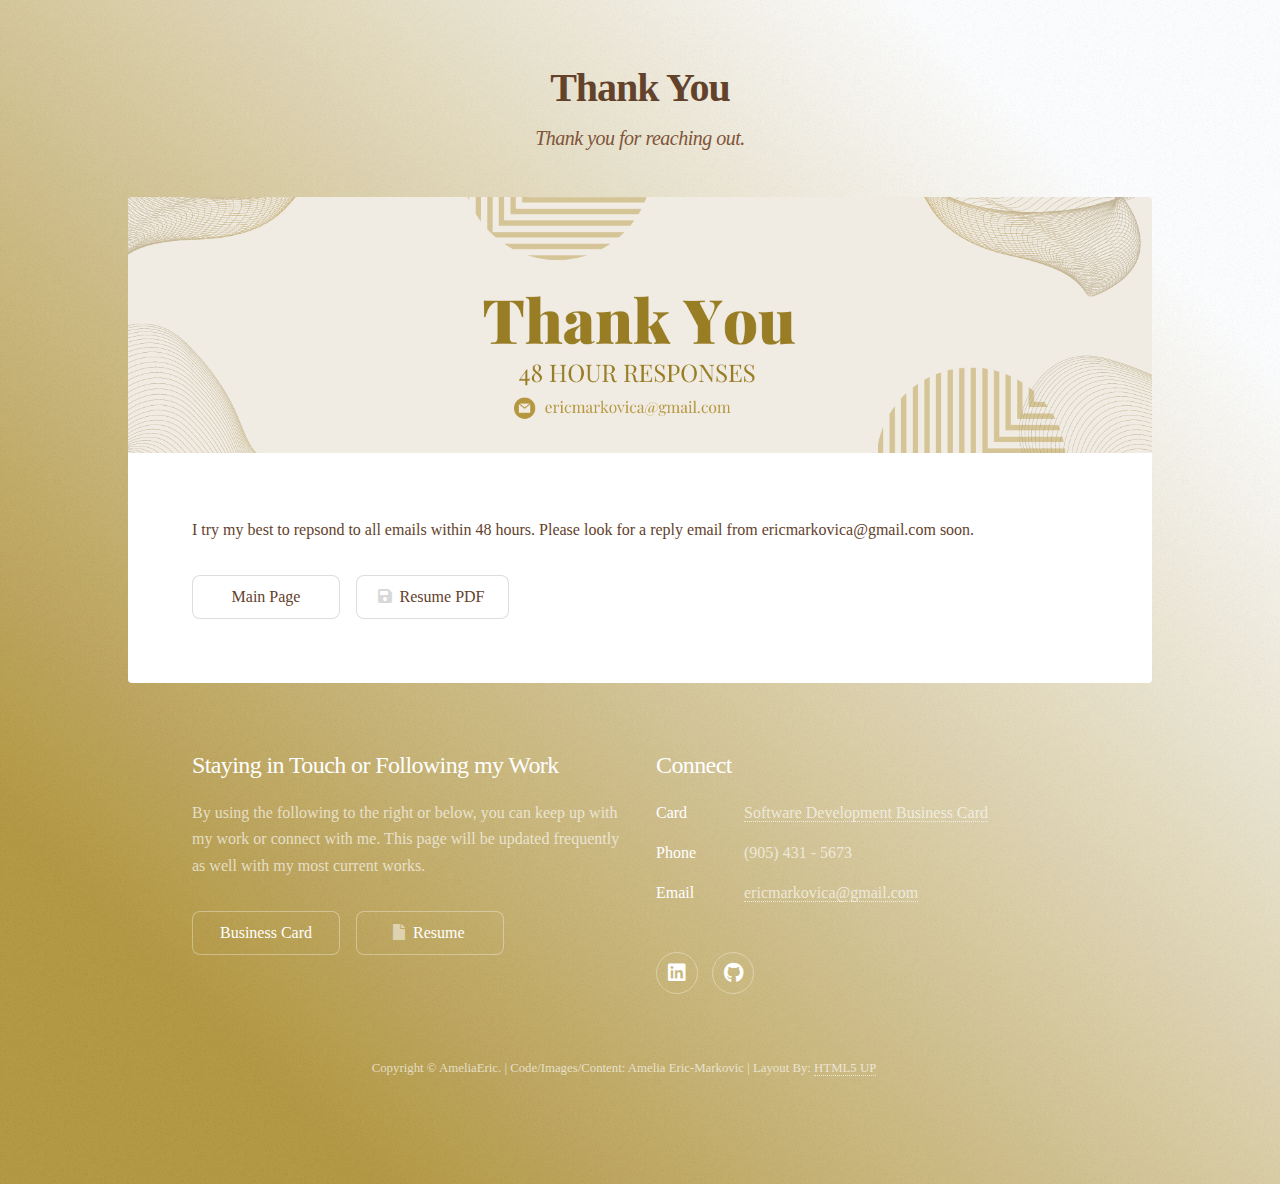
<file: ThankYou.html>
<!DOCTYPE HTML>
<!--
	Amelia Eric-Markovic Portfolio Website
	Base Website:
	Stellar by HTML5 UP
	html5up.net | @ajlkn
	Free for personal and commercial use under the CCA 3.0 license (html5up.net/license)
	Explanation: Used for generale layout and animations as I am learning these things next semester and
	wanted to get some personal learning in!
-->
<html>
	<head>
		<title>Thank You - Amelia Eric-Markovic Portfolio</title>
		<meta charset="utf-8" />
		<meta name="viewport" content="width=device-width, initial-scale=1, user-scalable=no" />
		<link rel="stylesheet" href="assets/css/main.css" />
		<noscript><link rel="stylesheet" href="assets/css/noscript.css" /></noscript>
        <!-- Pixel Code for https://app.igniterfy.com/ -->
        <script async src="https://app.igniterfy.com/pixel/p2nnzaowpkezykitjiqu662u5gfseen1"></script>
        <!-- END Pixel Code -->
	</head>
	<body class="is-preload">

		<!-- Wrapper -->
			<div id="wrapper">

				<!-- Header -->
					<header id="header">
						<h1>Thank You</h1>
						<p>Thank you for reaching out.</p>
					</header>

				<!-- Main -->
					<div id="main">

						<!-- Content -->
							<section id="content" class="main">
								<span class="image main"><img src="images/Thank you banner.png" alt="" /></span>
								<p>I try my best to repsond to all emails within 48 hours. Please look for a reply email from ericmarkovica@gmail.com soon.</p>
                                <ul class="actions">
                                    <li><a href="https://ameliaeric.github.io/" class="button">Main Page</a></li>
                                    <li><a download="/images/Amelia Eric-Markovic Resume.pdf" class="button icon solid fa-save">Resume PDF</a></li>
                                </ul>
                            </section>

					</div>

				<!-- Footer -->
                <footer id="footer">
                    <section>
                        <h2>Staying in Touch or Following my Work</h2>
                        <p>By using the following to the right or below, you can keep up with my work or connect with me. This page will be updated frequently as well with my most current works.</p>
                        <ul class="actions">
                            <li><a href="https://hihello.me/p/7d6203f7-5d3f-403c-85d9-6666b1d62f85" class="button">Business Card</a></li>
                            <li><a href="Resume.html" class="button icon solid fa-file">Resume</a></li>
                        </ul>
                    </section>
                    <section>
                        <h2>Connect</h2>
                        <dl class="alt">
                            <dt>Card</dt>
                            <dd><a href="https://hihello.me/p/7d6203f7-5d3f-403c-85d9-6666b1d62f85">Software Development Business Card</a></dd>
                            <dt>Phone</dt>
                            <dd>(905) 431 - 5673</dd>
                            <dt>Email</dt>
                            <dd><a href="mailto:ericmarkovica@gmail.com">ericmarkovica@gmail.com</a></dd>
                        </dl>
                        <ul class="icons">
                            <li><a href="https://www.linkedin.com/in/amelia-eric-markovic/" class="icon brands fa-linkedin alt"><span class="label">LinkedIn</span></a></li>
                            <li><a href="https://github.com/AmeliaEric" class="icon brands fa-github alt"><span class="label">GitHub</span></a></li>
                        </ul>
                    </section>
                    <p class="copyright">Copyright &copy; AmeliaEric. | Code/Images/Content: Amelia Eric-Markovic | Layout By: <a href="https://html5up.net">HTML5 UP</a></p>
                </footer>

			</div>

		<!-- Scripts -->
			<script src="assets/js/jquery.min.js"></script>
			<script src="assets/js/jquery.scrollex.min.js"></script>
			<script src="assets/js/jquery.scrolly.min.js"></script>
			<script src="assets/js/browser.min.js"></script>
			<script src="assets/js/breakpoints.min.js"></script>
			<script src="assets/js/util.js"></script>
			<script src="assets/js/main.js"></script>

	</body>
</html>
</file>
<file: assets/css/noscript.css>
/*
	Stellar by HTML5 UP
	html5up.net | @ajlkn
	Free for personal and commercial use under the CCA 3.0 license (html5up.net/license)
*/

/* Header */

	body.is-preload #header.alt > * {
		opacity: 1;
	}

	body.is-preload #header.alt .logo {
		-moz-transform: none;
		-webkit-transform: none;
		-ms-transform: none;
		transform: none;
	}
</file>
<file: assets/css/main.css>
@import url(fontawesome-all.min.css);
@import 'https://fonts.googleapis.com/css?family=Source+Sans+Pro:300,400';

/*
	Stellar by HTML5 UP
	html5up.net | @ajlkn
	Free for personal and commercial use under the CCA 3.0 license (html5up.net/license)
*/

html, body, div, span, applet, object,
iframe, h1, h2, h3, h4, h5, h6, p, blockquote,
pre, a, abbr, acronym, address, big, cite,
code, del, dfn, em, img, ins, kbd, q, s, samp,
small, strike, strong, sub, sup, tt, var, b,
u, i, center, dl, dt, dd, ol, ul, li, fieldset,
form, label, legend, table, caption, tbody,
tfoot, thead, tr, th, td, article, aside,
canvas, details, embed, figure, figcaption,
footer, header, hgroup, menu, nav, output, ruby,
section, summary, time, mark, audio, video {
	margin: 0;
	padding: 0;
	border: 0;
	font-size: 100%;
	font: inherit;
	vertical-align: baseline;}

article, aside, details, figcaption, figure,
footer, header, hgroup, menu, nav, section {
	display: block;}

body {
	line-height: 1;
}

ol, ul {
	list-style: none;
}

blockquote, q {
	quotes: none;
}

	blockquote:before, blockquote:after, q:before, q:after {
		content: '';
		content: none;
	}

table {
	border-collapse: collapse;
	border-spacing: 0;
}

body {
	-webkit-text-size-adjust: none;
}

mark {
	background-color: transparent;
	color: inherit;
}

input::-moz-focus-inner {
	border: 0;
	padding: 0;
}

input, select, textarea {
	-moz-appearance: none;
	-webkit-appearance: none;
	-ms-appearance: none;
	appearance: none;
}
/* Used by ReadMore Function*/
#more {
	display: none;
}
/* Basic */

	@-ms-viewport {
		width: device-width;
	}

	body {
		-ms-overflow-style: scrollbar;
	}

	@media screen and (max-width: 480px) {

		html, body {
			min-width: 320px;
		}

	}

	html {
		box-sizing: border-box;
	}

	*, *:before, *:after {
		box-sizing: inherit;
	}

	body {
		background-color: #cab47a;
		background-image: url("images/overlay.png"), -moz-linear-gradient(45deg, #B4973F 15%, #FFFFFF 85%);
		background-image: url("images/overlay.png"), -webkit-linear-gradient(45deg, #B4973F 15%, #FFFFFF 85%);
		background-image: url("images/overlay.png"), -ms-linear-gradient(45deg, #B4973F 15%, #FFFFFF 85%);
		background-image: url("images/overlay.png"), linear-gradient(45deg, #B4973F 15%, #FFFFFF 85%);
	}

		body.is-preload *, body.is-preload *:before, body.is-preload *:after {
			-moz-animation: none !important;
			-webkit-animation: none !important;
			-ms-animation: none !important;
			animation: none !important;
			-moz-transition: none !important;
			-webkit-transition: none !important;
			-ms-transition: none !important;
			transition: none !important;
		}

/* Type */

	body {
		background-color: #B4973F;
		color: rgba(255, 255, 255, 0.65);
	}

	body, input, select, textarea {
		font-family: 'Playfair Display', serif;
		font-size: 20pt;
		font-weight: 400;
		line-height: 1.65;
	}

		@media screen and (max-width: 1680px) {

			body, input, select, textarea {
				font-size: 14pt;
			}

		}

		@media screen and (max-width: 1280px) {

			body, input, select, textarea {
				font-size: 12pt;
			}

		}

		@media screen and (max-width: 360px) {

			body, input, select, textarea {
				font-size: 11pt;
			}

		}

	a {
		-moz-transition: color 0.2s ease, border-bottom 0.2s ease;
		-webkit-transition: color 0.2s ease, border-bottom 0.2s ease;
		-ms-transition: color 0.2s ease, border-bottom 0.2s ease;
		transition: color 0.2s ease, border-bottom 0.2s ease;
		text-decoration: none;
		border-bottom: dotted 1px;
		color: inherit;
	}

		a:hover {
			border-bottom-color: transparent;
		}

	strong, b {
		font-weight: bold;
	}

	em, i {
		font-style: italic;
	}

	p {
		margin: 0 0 2em 0;
	}

		p.content {
			-moz-columns: 20em 2;
			-webkit-columns: 20em 2;
			-ms-columns: 20em 2;
			columns: 20em 2;
			-moz-column-gap: 2em;
			-webkit-column-gap: 2em;
			-ms-column-gap: 2em;
			column-gap: 2em;
			text-align: justify;
		}

	h1, h2, h3, h4, h5, h6 {
		font-weight: 300;
		line-height: 1.5;
		margin: 0 0 0.7em 0;
		letter-spacing: -0.025em;
	}

		h1 a, h2 a, h3 a, h4 a, h5 a, h6 a {
			color: inherit;
			text-decoration: none;
		}

	h1 {
		font-size: 2.5em;
		line-height: 1.2;
	}

	h2 {
		font-size: 1.5em;
	}

	h3 {
		font-size: 1.25em;
	}

	h4 {
		font-size: 1.1em;
	}

	h5 {
		font-size: 0.9em;
	}

	h6 {
		font-size: 0.7em;
	}

	@media screen and (max-width: 736px) {

		h1 {
			font-size: 2em;
		}

	}

	sub {
		font-size: 0.8em;
		position: relative;
		top: 0.5em;
	}

	sup {
		font-size: 0.8em;
		position: relative;
		top: -0.5em;
	}

	blockquote {
		border-left: solid 4px;
		font-style: italic;
		margin: 0 0 2em 0;
		padding: 0.5em 0 0.5em 2em;
	}

	code {
		border-radius: 8px;
		border: solid 1px;
		font-family: "Courier New", monospace;
		font-size: 0.9em;
		margin: 0 0.25em;
		padding: 0.25em 0.65em;
	}

	pre {
		-webkit-overflow-scrolling: touch;
		font-family: "Courier New", monospace;
		font-size: 0.9em;
		margin: 0 0 2em 0;
	}

		pre code {
			display: block;
			line-height: 1.75;
			padding: 1em 1.5em;
			overflow-x: auto;
		}

	hr {
		border: 0;
		border-bottom: solid 1px;
		margin: 2em 0;
	}

		hr.major {
			margin: 3em 0;
		}

	.align-left {
		text-align: left;
	}

	.align-center {
		text-align: center;
	}

	.align-right {
		text-align: right;
	}

	input, select, textarea {
		color: #ffffff;
	}

	a:hover {
		color: #ffffff;
	}

	strong, b {
		color: #ffffff;
	}

	h1, h2, h3, h4, h5, h6 {
		color: #ffffff;
	}

	blockquote {
		border-left-color: rgba(255, 255, 255, 0.35);
	}

	code {
		background: rgba(255, 255, 255, 0.075);
		border-color: rgba(255, 255, 255, 0.35);
	}

	hr {
		border-bottom-color: rgba(255, 255, 255, 0.35);
	}

/* Row */

	.row {
		display: flex;
		flex-wrap: wrap;
		box-sizing: border-box;
		align-items: stretch;
	}

		.row > * {
			box-sizing: border-box;
		}

		.row.gtr-uniform > * > :last-child {
			margin-bottom: 0;
		}

		.row.aln-left {
			justify-content: flex-start;
		}

		.row.aln-center {
			justify-content: center;
		}

		.row.aln-right {
			justify-content: flex-end;
		}

		.row.aln-top {
			align-items: flex-start;
		}

		.row.aln-middle {
			align-items: center;
		}

		.row.aln-bottom {
			align-items: flex-end;
		}

		.row > .imp {
			order: -1;
		}

		.row > .col-1 {
			width: 8.33333%;
		}

		.row > .off-1 {
			margin-left: 8.33333%;
		}

		.row > .col-2 {
			width: 16.66667%;
		}

		.row > .off-2 {
			margin-left: 16.66667%;
		}

		.row > .col-3 {
			width: 25%;
		}

		.row > .off-3 {
			margin-left: 25%;
		}

		.row > .col-4 {
			width: 33.33333%;
		}

		.row > .off-4 {
			margin-left: 33.33333%;
		}

		.row > .col-5 {
			width: 41.66667%;
		}

		.row > .off-5 {
			margin-left: 41.66667%;
		}

		.row > .col-6 {
			width: 50%;
		}

		.row > .off-6 {
			margin-left: 50%;
		}

		.row > .col-7 {
			width: 58.33333%;
		}

		.row > .off-7 {
			margin-left: 58.33333%;
		}

		.row > .col-8 {
			width: 66.66667%;
		}

		.row > .off-8 {
			margin-left: 66.66667%;
		}

		.row > .col-9 {
			width: 75%;
		}

		.row > .off-9 {
			margin-left: 75%;
		}

		.row > .col-10 {
			width: 83.33333%;
		}

		.row > .off-10 {
			margin-left: 83.33333%;
		}

		.row > .col-11 {
			width: 91.66667%;
		}

		.row > .off-11 {
			margin-left: 91.66667%;
		}

		.row > .col-12 {
			width: 100%;
		}

		.row > .off-12 {
			margin-left: 100%;
		}

		.row.gtr-0 {
			margin-top: 0;
			margin-left: 0em;
		}

			.row.gtr-0 > * {
				padding: 0 0 0 0em;
			}

			.row.gtr-0.gtr-uniform {
				margin-top: 0em;
			}

				.row.gtr-0.gtr-uniform > * {
					padding-top: 0em;
				}

		.row.gtr-25 {
			margin-top: 0;
			margin-left: -0.375em;
		}

			.row.gtr-25 > * {
				padding: 0 0 0 0.375em;
			}

			.row.gtr-25.gtr-uniform {
				margin-top: -0.375em;
			}

				.row.gtr-25.gtr-uniform > * {
					padding-top: 0.375em;
				}

		.row.gtr-50 {
			margin-top: 0;
			margin-left: -0.75em;
		}

			.row.gtr-50 > * {
				padding: 0 0 0 0.75em;
			}

			.row.gtr-50.gtr-uniform {
				margin-top: -0.75em;
			}

				.row.gtr-50.gtr-uniform > * {
					padding-top: 0.75em;
				}

		.row {
			margin-top: 0;
			margin-left: -1.5em;
		}

			.row > * {
				padding: 0 0 0 1.5em;
			}

			.row.gtr-uniform {
				margin-top: -1.5em;
			}

				.row.gtr-uniform > * {
					padding-top: 1.5em;
				}

		.row.gtr-150 {
			margin-top: 0;
			margin-left: -2.25em;
		}

			.row.gtr-150 > * {
				padding: 0 0 0 2.25em;
			}

			.row.gtr-150.gtr-uniform {
				margin-top: -2.25em;
			}

				.row.gtr-150.gtr-uniform > * {
					padding-top: 2.25em;
				}

		.row.gtr-200 {
			margin-top: 0;
			margin-left: -3em;
		}

			.row.gtr-200 > * {
				padding: 0 0 0 3em;
			}

			.row.gtr-200.gtr-uniform {
				margin-top: -3em;
			}

				.row.gtr-200.gtr-uniform > * {
					padding-top: 3em;
				}

		@media screen and (max-width: 1680px) {

			.row {
				display: flex;
				flex-wrap: wrap;
				box-sizing: border-box;
				align-items: stretch;
			}

				.row > * {
					box-sizing: border-box;
				}

				.row.gtr-uniform > * > :last-child {
					margin-bottom: 0;
				}

				.row.aln-left {
					justify-content: flex-start;
				}

				.row.aln-center {
					justify-content: center;
				}

				.row.aln-right {
					justify-content: flex-end;
				}

				.row.aln-top {
					align-items: flex-start;
				}

				.row.aln-middle {
					align-items: center;
				}

				.row.aln-bottom {
					align-items: flex-end;
				}

				.row > .imp-xlarge {
					order: -1;
				}

				.row > .col-1-xlarge {
					width: 8.33333%;
				}

				.row > .off-1-xlarge {
					margin-left: 8.33333%;
				}

				.row > .col-2-xlarge {
					width: 16.66667%;
				}

				.row > .off-2-xlarge {
					margin-left: 16.66667%;
				}

				.row > .col-3-xlarge {
					width: 25%;
				}

				.row > .off-3-xlarge {
					margin-left: 25%;
				}

				.row > .col-4-xlarge {
					width: 33.33333%;
				}

				.row > .off-4-xlarge {
					margin-left: 33.33333%;
				}

				.row > .col-5-xlarge {
					width: 41.66667%;
				}

				.row > .off-5-xlarge {
					margin-left: 41.66667%;
				}

				.row > .col-6-xlarge {
					width: 50%;
				}

				.row > .off-6-xlarge {
					margin-left: 50%;
				}

				.row > .col-7-xlarge {
					width: 58.33333%;
				}

				.row > .off-7-xlarge {
					margin-left: 58.33333%;
				}

				.row > .col-8-xlarge {
					width: 66.66667%;
				}

				.row > .off-8-xlarge {
					margin-left: 66.66667%;
				}

				.row > .col-9-xlarge {
					width: 75%;
				}

				.row > .off-9-xlarge {
					margin-left: 75%;
				}

				.row > .col-10-xlarge {
					width: 83.33333%;
				}

				.row > .off-10-xlarge {
					margin-left: 83.33333%;
				}

				.row > .col-11-xlarge {
					width: 91.66667%;
				}

				.row > .off-11-xlarge {
					margin-left: 91.66667%;
				}

				.row > .col-12-xlarge {
					width: 100%;
				}

				.row > .off-12-xlarge {
					margin-left: 100%;
				}

				.row.gtr-0 {
					margin-top: 0;
					margin-left: 0em;
				}

					.row.gtr-0 > * {
						padding: 0 0 0 0em;
					}

					.row.gtr-0.gtr-uniform {
						margin-top: 0em;
					}

						.row.gtr-0.gtr-uniform > * {
							padding-top: 0em;
						}

				.row.gtr-25 {
					margin-top: 0;
					margin-left: -0.375em;
				}

					.row.gtr-25 > * {
						padding: 0 0 0 0.375em;
					}

					.row.gtr-25.gtr-uniform {
						margin-top: -0.375em;
					}

						.row.gtr-25.gtr-uniform > * {
							padding-top: 0.375em;
						}

				.row.gtr-50 {
					margin-top: 0;
					margin-left: -0.75em;
				}

					.row.gtr-50 > * {
						padding: 0 0 0 0.75em;
					}

					.row.gtr-50.gtr-uniform {
						margin-top: -0.75em;
					}

						.row.gtr-50.gtr-uniform > * {
							padding-top: 0.75em;
						}

				.row {
					margin-top: 0;
					margin-left: -1.5em;
				}

					.row > * {
						padding: 0 0 0 1.5em;
					}

					.row.gtr-uniform {
						margin-top: -1.5em;
					}

						.row.gtr-uniform > * {
							padding-top: 1.5em;
						}

				.row.gtr-150 {
					margin-top: 0;
					margin-left: -2.25em;
				}

					.row.gtr-150 > * {
						padding: 0 0 0 2.25em;
					}

					.row.gtr-150.gtr-uniform {
						margin-top: -2.25em;
					}

						.row.gtr-150.gtr-uniform > * {
							padding-top: 2.25em;
						}

				.row.gtr-200 {
					margin-top: 0;
					margin-left: -3em;
				}

					.row.gtr-200 > * {
						padding: 0 0 0 3em;
					}

					.row.gtr-200.gtr-uniform {
						margin-top: -3em;
					}

						.row.gtr-200.gtr-uniform > * {
							padding-top: 3em;
						}

		}

		@media screen and (max-width: 1280px) {

			.row {
				display: flex;
				flex-wrap: wrap;
				box-sizing: border-box;
				align-items: stretch;
			}

				.row > * {
					box-sizing: border-box;
				}

				.row.gtr-uniform > * > :last-child {
					margin-bottom: 0;
				}

				.row.aln-left {
					justify-content: flex-start;
				}

				.row.aln-center {
					justify-content: center;
				}

				.row.aln-right {
					justify-content: flex-end;
				}

				.row.aln-top {
					align-items: flex-start;
				}

				.row.aln-middle {
					align-items: center;
				}

				.row.aln-bottom {
					align-items: flex-end;
				}

				.row > .imp-large {
					order: -1;
				}

				.row > .col-1-large {
					width: 8.33333%;
				}

				.row > .off-1-large {
					margin-left: 8.33333%;
				}

				.row > .col-2-large {
					width: 16.66667%;
				}

				.row > .off-2-large {
					margin-left: 16.66667%;
				}

				.row > .col-3-large {
					width: 25%;
				}

				.row > .off-3-large {
					margin-left: 25%;
				}

				.row > .col-4-large {
					width: 33.33333%;
				}

				.row > .off-4-large {
					margin-left: 33.33333%;
				}

				.row > .col-5-large {
					width: 41.66667%;
				}

				.row > .off-5-large {
					margin-left: 41.66667%;
				}

				.row > .col-6-large {
					width: 50%;
				}

				.row > .off-6-large {
					margin-left: 50%;
				}

				.row > .col-7-large {
					width: 58.33333%;
				}

				.row > .off-7-large {
					margin-left: 58.33333%;
				}

				.row > .col-8-large {
					width: 66.66667%;
				}

				.row > .off-8-large {
					margin-left: 66.66667%;
				}

				.row > .col-9-large {
					width: 75%;
				}

				.row > .off-9-large {
					margin-left: 75%;
				}

				.row > .col-10-large {
					width: 83.33333%;
				}

				.row > .off-10-large {
					margin-left: 83.33333%;
				}

				.row > .col-11-large {
					width: 91.66667%;
				}

				.row > .off-11-large {
					margin-left: 91.66667%;
				}

				.row > .col-12-large {
					width: 100%;
				}

				.row > .off-12-large {
					margin-left: 100%;
				}

				.row.gtr-0 {
					margin-top: 0;
					margin-left: 0em;
				}

					.row.gtr-0 > * {
						padding: 0 0 0 0em;
					}

					.row.gtr-0.gtr-uniform {
						margin-top: 0em;
					}

						.row.gtr-0.gtr-uniform > * {
							padding-top: 0em;
						}

				.row.gtr-25 {
					margin-top: 0;
					margin-left: -0.375em;
				}

					.row.gtr-25 > * {
						padding: 0 0 0 0.375em;
					}

					.row.gtr-25.gtr-uniform {
						margin-top: -0.375em;
					}

						.row.gtr-25.gtr-uniform > * {
							padding-top: 0.375em;
						}

				.row.gtr-50 {
					margin-top: 0;
					margin-left: -0.75em;
				}

					.row.gtr-50 > * {
						padding: 0 0 0 0.75em;
					}

					.row.gtr-50.gtr-uniform {
						margin-top: -0.75em;
					}

						.row.gtr-50.gtr-uniform > * {
							padding-top: 0.75em;
						}

				.row {
					margin-top: 0;
					margin-left: -1.5em;
				}

					.row > * {
						padding: 0 0 0 1.5em;
					}

					.row.gtr-uniform {
						margin-top: -1.5em;
					}

						.row.gtr-uniform > * {
							padding-top: 1.5em;
						}

				.row.gtr-150 {
					margin-top: 0;
					margin-left: -2.25em;
				}

					.row.gtr-150 > * {
						padding: 0 0 0 2.25em;
					}

					.row.gtr-150.gtr-uniform {
						margin-top: -2.25em;
					}

						.row.gtr-150.gtr-uniform > * {
							padding-top: 2.25em;
						}

				.row.gtr-200 {
					margin-top: 0;
					margin-left: -3em;
				}

					.row.gtr-200 > * {
						padding: 0 0 0 3em;
					}

					.row.gtr-200.gtr-uniform {
						margin-top: -3em;
					}

						.row.gtr-200.gtr-uniform > * {
							padding-top: 3em;
						}

		}

		@media screen and (max-width: 980px) {

			.row {
				display: flex;
				flex-wrap: wrap;
				box-sizing: border-box;
				align-items: stretch;
			}

				.row > * {
					box-sizing: border-box;
				}

				.row.gtr-uniform > * > :last-child {
					margin-bottom: 0;
				}

				.row.aln-left {
					justify-content: flex-start;
				}

				.row.aln-center {
					justify-content: center;
				}

				.row.aln-right {
					justify-content: flex-end;
				}

				.row.aln-top {
					align-items: flex-start;
				}

				.row.aln-middle {
					align-items: center;
				}

				.row.aln-bottom {
					align-items: flex-end;
				}

				.row > .imp-medium {
					order: -1;
				}

				.row > .col-1-medium {
					width: 8.33333%;
				}

				.row > .off-1-medium {
					margin-left: 8.33333%;
				}

				.row > .col-2-medium {
					width: 16.66667%;
				}

				.row > .off-2-medium {
					margin-left: 16.66667%;
				}

				.row > .col-3-medium {
					width: 25%;
				}

				.row > .off-3-medium {
					margin-left: 25%;
				}

				.row > .col-4-medium {
					width: 33.33333%;
				}

				.row > .off-4-medium {
					margin-left: 33.33333%;
				}

				.row > .col-5-medium {
					width: 41.66667%;
				}

				.row > .off-5-medium {
					margin-left: 41.66667%;
				}

				.row > .col-6-medium {
					width: 50%;
				}

				.row > .off-6-medium {
					margin-left: 50%;
				}

				.row > .col-7-medium {
					width: 58.33333%;
				}

				.row > .off-7-medium {
					margin-left: 58.33333%;
				}

				.row > .col-8-medium {
					width: 66.66667%;
				}

				.row > .off-8-medium {
					margin-left: 66.66667%;
				}

				.row > .col-9-medium {
					width: 75%;
				}

				.row > .off-9-medium {
					margin-left: 75%;
				}

				.row > .col-10-medium {
					width: 83.33333%;
				}

				.row > .off-10-medium {
					margin-left: 83.33333%;
				}

				.row > .col-11-medium {
					width: 91.66667%;
				}

				.row > .off-11-medium {
					margin-left: 91.66667%;
				}

				.row > .col-12-medium {
					width: 100%;
				}

				.row > .off-12-medium {
					margin-left: 100%;
				}

				.row.gtr-0 {
					margin-top: 0;
					margin-left: 0em;
				}

					.row.gtr-0 > * {
						padding: 0 0 0 0em;
					}

					.row.gtr-0.gtr-uniform {
						margin-top: 0em;
					}

						.row.gtr-0.gtr-uniform > * {
							padding-top: 0em;
						}

				.row.gtr-25 {
					margin-top: 0;
					margin-left: -0.375em;
				}

					.row.gtr-25 > * {
						padding: 0 0 0 0.375em;
					}

					.row.gtr-25.gtr-uniform {
						margin-top: -0.375em;
					}

						.row.gtr-25.gtr-uniform > * {
							padding-top: 0.375em;
						}

				.row.gtr-50 {
					margin-top: 0;
					margin-left: -0.75em;
				}

					.row.gtr-50 > * {
						padding: 0 0 0 0.75em;
					}

					.row.gtr-50.gtr-uniform {
						margin-top: -0.75em;
					}

						.row.gtr-50.gtr-uniform > * {
							padding-top: 0.75em;
						}

				.row {
					margin-top: 0;
					margin-left: -1.5em;
				}

					.row > * {
						padding: 0 0 0 1.5em;
					}

					.row.gtr-uniform {
						margin-top: -1.5em;
					}

						.row.gtr-uniform > * {
							padding-top: 1.5em;
						}

				.row.gtr-150 {
					margin-top: 0;
					margin-left: -2.25em;
				}

					.row.gtr-150 > * {
						padding: 0 0 0 2.25em;
					}

					.row.gtr-150.gtr-uniform {
						margin-top: -2.25em;
					}

						.row.gtr-150.gtr-uniform > * {
							padding-top: 2.25em;
						}

				.row.gtr-200 {
					margin-top: 0;
					margin-left: -3em;
				}

					.row.gtr-200 > * {
						padding: 0 0 0 3em;
					}

					.row.gtr-200.gtr-uniform {
						margin-top: -3em;
					}

						.row.gtr-200.gtr-uniform > * {
							padding-top: 3em;
						}

		}

		@media screen and (max-width: 736px) {

			.row {
				display: flex;
				flex-wrap: wrap;
				box-sizing: border-box;
				align-items: stretch;
			}

				.row > * {
					box-sizing: border-box;
				}

				.row.gtr-uniform > * > :last-child {
					margin-bottom: 0;
				}

				.row.aln-left {
					justify-content: flex-start;
				}

				.row.aln-center {
					justify-content: center;
				}

				.row.aln-right {
					justify-content: flex-end;
				}

				.row.aln-top {
					align-items: flex-start;
				}

				.row.aln-middle {
					align-items: center;
				}

				.row.aln-bottom {
					align-items: flex-end;
				}

				.row > .imp-small {
					order: -1;
				}

				.row > .col-1-small {
					width: 8.33333%;
				}

				.row > .off-1-small {
					margin-left: 8.33333%;
				}

				.row > .col-2-small {
					width: 16.66667%;
				}

				.row > .off-2-small {
					margin-left: 16.66667%;
				}

				.row > .col-3-small {
					width: 25%;
				}

				.row > .off-3-small {
					margin-left: 25%;
				}

				.row > .col-4-small {
					width: 33.33333%;
				}

				.row > .off-4-small {
					margin-left: 33.33333%;
				}

				.row > .col-5-small {
					width: 41.66667%;
				}

				.row > .off-5-small {
					margin-left: 41.66667%;
				}

				.row > .col-6-small {
					width: 50%;
				}

				.row > .off-6-small {
					margin-left: 50%;
				}

				.row > .col-7-small {
					width: 58.33333%;
				}

				.row > .off-7-small {
					margin-left: 58.33333%;
				}

				.row > .col-8-small {
					width: 66.66667%;
				}

				.row > .off-8-small {
					margin-left: 66.66667%;
				}

				.row > .col-9-small {
					width: 75%;
				}

				.row > .off-9-small {
					margin-left: 75%;
				}

				.row > .col-10-small {
					width: 83.33333%;
				}

				.row > .off-10-small {
					margin-left: 83.33333%;
				}

				.row > .col-11-small {
					width: 91.66667%;
				}

				.row > .off-11-small {
					margin-left: 91.66667%;
				}

				.row > .col-12-small {
					width: 100%;
				}

				.row > .off-12-small {
					margin-left: 100%;
				}

				.row.gtr-0 {
					margin-top: 0;
					margin-left: 0em;
				}

					.row.gtr-0 > * {
						padding: 0 0 0 0em;
					}

					.row.gtr-0.gtr-uniform {
						margin-top: 0em;
					}

						.row.gtr-0.gtr-uniform > * {
							padding-top: 0em;
						}

				.row.gtr-25 {
					margin-top: 0;
					margin-left: -0.25em;
				}

					.row.gtr-25 > * {
						padding: 0 0 0 0.25em;
					}

					.row.gtr-25.gtr-uniform {
						margin-top: -0.25em;
					}

						.row.gtr-25.gtr-uniform > * {
							padding-top: 0.25em;
						}

				.row.gtr-50 {
					margin-top: 0;
					margin-left: -0.5em;
				}

					.row.gtr-50 > * {
						padding: 0 0 0 0.5em;
					}

					.row.gtr-50.gtr-uniform {
						margin-top: -0.5em;
					}

						.row.gtr-50.gtr-uniform > * {
							padding-top: 0.5em;
						}

				.row {
					margin-top: 0;
					margin-left: -1em;
				}

					.row > * {
						padding: 0 0 0 1em;
					}

					.row.gtr-uniform {
						margin-top: -1em;
					}

						.row.gtr-uniform > * {
							padding-top: 1em;
						}

				.row.gtr-150 {
					margin-top: 0;
					margin-left: -1.5em;
				}

					.row.gtr-150 > * {
						padding: 0 0 0 1.5em;
					}

					.row.gtr-150.gtr-uniform {
						margin-top: -1.5em;
					}

						.row.gtr-150.gtr-uniform > * {
							padding-top: 1.5em;
						}

				.row.gtr-200 {
					margin-top: 0;
					margin-left: -2em;
				}

					.row.gtr-200 > * {
						padding: 0 0 0 2em;
					}

					.row.gtr-200.gtr-uniform {
						margin-top: -2em;
					}

						.row.gtr-200.gtr-uniform > * {
							padding-top: 2em;
						}

		}

		@media screen and (max-width: 480px) {

			.row {
				display: flex;
				flex-wrap: wrap;
				box-sizing: border-box;
				align-items: stretch;
			}

				.row > * {
					box-sizing: border-box;
				}

				.row.gtr-uniform > * > :last-child {
					margin-bottom: 0;
				}

				.row.aln-left {
					justify-content: flex-start;
				}

				.row.aln-center {
					justify-content: center;
				}

				.row.aln-right {
					justify-content: flex-end;
				}

				.row.aln-top {
					align-items: flex-start;
				}

				.row.aln-middle {
					align-items: center;
				}

				.row.aln-bottom {
					align-items: flex-end;
				}

				.row > .imp-xsmall {
					order: -1;
				}

				.row > .col-1-xsmall {
					width: 8.33333%;
				}

				.row > .off-1-xsmall {
					margin-left: 8.33333%;
				}

				.row > .col-2-xsmall {
					width: 16.66667%;
				}

				.row > .off-2-xsmall {
					margin-left: 16.66667%;
				}

				.row > .col-3-xsmall {
					width: 25%;
				}

				.row > .off-3-xsmall {
					margin-left: 25%;
				}

				.row > .col-4-xsmall {
					width: 33.33333%;
				}

				.row > .off-4-xsmall {
					margin-left: 33.33333%;
				}

				.row > .col-5-xsmall {
					width: 41.66667%;
				}

				.row > .off-5-xsmall {
					margin-left: 41.66667%;
				}

				.row > .col-6-xsmall {
					width: 50%;
				}

				.row > .off-6-xsmall {
					margin-left: 50%;
				}

				.row > .col-7-xsmall {
					width: 58.33333%;
				}

				.row > .off-7-xsmall {
					margin-left: 58.33333%;
				}

				.row > .col-8-xsmall {
					width: 66.66667%;
				}

				.row > .off-8-xsmall {
					margin-left: 66.66667%;
				}

				.row > .col-9-xsmall {
					width: 75%;
				}

				.row > .off-9-xsmall {
					margin-left: 75%;
				}

				.row > .col-10-xsmall {
					width: 83.33333%;
				}

				.row > .off-10-xsmall {
					margin-left: 83.33333%;
				}

				.row > .col-11-xsmall {
					width: 91.66667%;
				}

				.row > .off-11-xsmall {
					margin-left: 91.66667%;
				}

				.row > .col-12-xsmall {
					width: 100%;
				}

				.row > .off-12-xsmall {
					margin-left: 100%;
				}

				.row.gtr-0 {
					margin-top: 0;
					margin-left: 0em;
				}

					.row.gtr-0 > * {
						padding: 0 0 0 0em;
					}

					.row.gtr-0.gtr-uniform {
						margin-top: 0em;
					}

						.row.gtr-0.gtr-uniform > * {
							padding-top: 0em;
						}

				.row.gtr-25 {
					margin-top: 0;
					margin-left: -0.3125em;
				}

					.row.gtr-25 > * {
						padding: 0 0 0 0.3125em;
					}

					.row.gtr-25.gtr-uniform {
						margin-top: -0.3125em;
					}

						.row.gtr-25.gtr-uniform > * {
							padding-top: 0.3125em;
						}

				.row.gtr-50 {
					margin-top: 0;
					margin-left: -0.625em;
				}

					.row.gtr-50 > * {
						padding: 0 0 0 0.625em;
					}

					.row.gtr-50.gtr-uniform {
						margin-top: -0.625em;
					}

						.row.gtr-50.gtr-uniform > * {
							padding-top: 0.625em;
						}

				.row {
					margin-top: 0;
					margin-left: -1.25em;
				}

					.row > * {
						padding: 0 0 0 1.25em;
					}

					.row.gtr-uniform {
						margin-top: -1.25em;
					}

						.row.gtr-uniform > * {
							padding-top: 1.25em;
						}

				.row.gtr-150 {
					margin-top: 0;
					margin-left: -1.875em;
				}

					.row.gtr-150 > * {
						padding: 0 0 0 1.875em;
					}

					.row.gtr-150.gtr-uniform {
						margin-top: -1.875em;
					}

						.row.gtr-150.gtr-uniform > * {
							padding-top: 1.875em;
						}

				.row.gtr-200 {
					margin-top: 0;
					margin-left: -2.5em;
				}

					.row.gtr-200 > * {
						padding: 0 0 0 2.5em;
					}

					.row.gtr-200.gtr-uniform {
						margin-top: -2.5em;
					}

						.row.gtr-200.gtr-uniform > * {
							padding-top: 2.5em;
						}

		}

/* Box */

	.box {
		border-radius: 8px;
		border: solid;
		margin-bottom: 2em;
		padding: 1.5em;
	}

		.box > :last-child,
		.box > :last-child > :last-child,
		.box > :last-child > :last-child > :last-child {
			margin-bottom: 0;
		}

		.box.alt {
			border: 0;
			border-radius: 0;
			padding: 0;
		}

	.box {
		border-color: rgba(255, 255, 255, 0.35);
	}

/* Button */

	input[type="submit"],
	input[type="reset"],
	input[type="button"],
	button,
	.button {
		-moz-appearance: none;
		-webkit-appearance: none;
		-ms-appearance: none;
		appearance: none;
		-moz-transition: background-color 0.2s ease-in-out, color 0.2s ease-in-out;
		-webkit-transition: background-color 0.2s ease-in-out, color 0.2s ease-in-out;
		-ms-transition: background-color 0.2s ease-in-out, color 0.2s ease-in-out;
		transition: background-color 0.2s ease-in-out, color 0.2s ease-in-out;
		border-radius: 8px;
		border: 0;
		cursor: pointer;
		display: inline-block;
		font-weight: 300;
		height: 2.75em;
		line-height: 2.75em;
		min-width: 9.25em;
		padding: 0 1.5em;
		text-align: center;
		text-decoration: none;
		white-space: nowrap;
	}

		input[type="submit"].icon,
		input[type="reset"].icon,
		input[type="button"].icon,
		button.icon,
		.button.icon {
			padding-left: 1.35em;
		}

			input[type="submit"].icon:before,
			input[type="reset"].icon:before,
			input[type="button"].icon:before,
			button.icon:before,
			.button.icon:before {
				margin-right: 0.5em;
			}

		input[type="submit"].fit,
		input[type="reset"].fit,
		input[type="button"].fit,
		button.fit,
		.button.fit {
			width: 100%;
		}

		input[type="submit"].small,
		input[type="reset"].small,
		input[type="button"].small,
		button.small,
		.button.small {
			font-size: 0.8em;
		}

		input[type="submit"].large,
		input[type="reset"].large,
		input[type="button"].large,
		button.large,
		.button.large {
			font-size: 1.35em;
		}

		input[type="submit"].disabled, input[type="submit"]:disabled,
		input[type="reset"].disabled,
		input[type="reset"]:disabled,
		input[type="button"].disabled,
		input[type="button"]:disabled,
		button.disabled,
		button:disabled,
		.button.disabled,
		.button:disabled {
			pointer-events: none;
			opacity: 0.25;
		}

		@media screen and (max-width: 736px) {

			input[type="submit"],
			input[type="reset"],
			input[type="button"],
			button,
			.button {
				min-width: 0;
			}

		}

	input[type="submit"],
	input[type="reset"],
	input[type="button"],
	button,
	.button {
		background-color: transparent;
		box-shadow: inset 0 0 0 1px rgba(255, 255, 255, 0.35);
		color: #ffffff !important;
	}

		input[type="submit"]:hover,
		input[type="reset"]:hover,
		input[type="button"]:hover,
		button:hover,
		.button:hover {
			background-color: rgba(255, 255, 255, 0.075);
		}

		input[type="submit"]:active,
		input[type="reset"]:active,
		input[type="button"]:active,
		button:active,
		.button:active {
			background-color: rgba(255, 255, 255, 0.2);
		}

		input[type="submit"].icon:before,
		input[type="reset"].icon:before,
		input[type="button"].icon:before,
		button.icon:before,
		.button.icon:before {
			color: rgba(255, 255, 255, 0.5);
		}

		input[type="submit"].primary,
		input[type="reset"].primary,
		input[type="button"].primary,
		button.primary,
		.button.primary {
			background-color: #543826;
			color: #ffffff !important;
			box-shadow: none;
		}

			input[type="submit"].primary:hover,
			input[type="reset"].primary:hover,
			input[type="button"].primary:hover,
			button.primary:hover,
			.button.primary:hover {
				background-color: #B3A69E;
			}

			input[type="submit"].primary:active,
			input[type="reset"].primary:active,
			input[type="button"].primary:active,
			button.primary:active,
			.button.primary:active {
				background-color: #747c51;
			}

			input[type="submit"].primary.icon:before,
			input[type="reset"].primary.icon:before,
			input[type="button"].primary.icon:before,
			button.primary.icon:before,
			.button.primary.icon:before {
				color: #ffffff !important;
			}

/* Form */

	form {
		margin: 0 0 2em 0;
	}

	label {
		display: block;
		font-size: 0.9em;
		font-weight: 400;
		margin: 0 0 1em 0;
	}

	input[type="text"],
	input[type="password"],
	input[type="email"],
	select,
	textarea {
		-moz-appearance: none;
		-webkit-appearance: none;
		-ms-appearance: none;
		appearance: none;
		border-radius: 8px;
		border: solid 1px;
		color: inherit;
		display: block;
		outline: 0;
		padding: 0 1em;
		text-decoration: none;
		width: 100%;
	}

		input[type="text"]:invalid,
		input[type="password"]:invalid,
		input[type="email"]:invalid,
		select:invalid,
		textarea:invalid {
			box-shadow: none;
		}

	select {
		background-size: 1.25rem;
		background-repeat: no-repeat;
		background-position: calc(100% - 1rem) center;
		height: 2.75em;
		padding-right: 2.75em;
		text-overflow: ellipsis;
	}

		select:focus::-ms-value {
			background-color: transparent;
		}

		select::-ms-expand {
			display: none;
		}

	input[type="text"],
	input[type="password"],
	input[type="email"],
	select {
		height: 2.75em;
	}

	textarea {
		padding: 0.75em 1em;
	}

	input[type="checkbox"],
	input[type="radio"] {
		-moz-appearance: none;
		-webkit-appearance: none;
		-ms-appearance: none;
		appearance: none;
		display: block;
		float: left;
		margin-right: -2em;
		opacity: 0;
		width: 1em;
		z-index: -1;
	}

		input[type="checkbox"] + label,
		input[type="radio"] + label {
			text-decoration: none;
			cursor: pointer;
			display: inline-block;
			font-size: 1em;
			font-weight: 300;
			padding-left: 2.4em;
			padding-right: 0.75em;
			position: relative;
		}

			input[type="checkbox"] + label:before,
			input[type="radio"] + label:before {
				-moz-osx-font-smoothing: grayscale;
				-webkit-font-smoothing: antialiased;
				display: inline-block;
				font-style: normal;
				font-variant: normal;
				text-rendering: auto;
				line-height: 1;
				text-transform: none !important;
				font-family: 'Font Awesome 5 Free';
				font-weight: 900;
			}

			input[type="checkbox"] + label:before,
			input[type="radio"] + label:before {
				border-radius: 8px;
				border: solid 1px;
				content: '';
				display: inline-block;
				font-size: 0.8em;
				height: 2.0625em;
				left: 0;
				line-height: 2.0625em;
				position: absolute;
				text-align: center;
				top: 0;
				width: 2.0625em;
			}

		input[type="checkbox"]:checked + label:before,
		input[type="radio"]:checked + label:before {
			content: '\f00c';
		}

	input[type="checkbox"] + label:before {
		border-radius: 8px;
	}

	input[type="radio"] + label:before {
		border-radius: 100%;
	}

	::-webkit-input-placeholder {
		opacity: 1.0;
	}

	:-moz-placeholder {
		opacity: 1.0;
	}

	::-moz-placeholder {
		opacity: 1.0;
	}

	:-ms-input-placeholder {
		opacity: 1.0;
	}

	label {
		color: #ffffff;
	}

	input[type="text"],
	input[type="password"],
	input[type="email"],
	select,
	textarea {
		background-color: rgba(255, 255, 255, 0.075);
		border-color: rgba(255, 255, 255, 0.35);
	}

		input[type="text"]:focus,
		input[type="password"]:focus,
		input[type="email"]:focus,
		select:focus,
		textarea:focus {
			border-color: #4D5236;
			box-shadow: 0 0 0 1px #4D5236;
		}

	select {
		background-image: url("data:image/svg+xml;charset=utf8,%3Csvg xmlns='http://www.w3.org/2000/svg' width='40' height='40' preserveAspectRatio='none' viewBox='0 0 40 40'%3E%3Cpath d='M9.4,12.3l10.4,10.4l10.4-10.4c0.2-0.2,0.5-0.4,0.9-0.4c0.3,0,0.6,0.1,0.9,0.4l3.3,3.3c0.2,0.2,0.4,0.5,0.4,0.9 c0,0.4-0.1,0.6-0.4,0.9L20.7,31.9c-0.2,0.2-0.5,0.4-0.9,0.4c-0.3,0-0.6-0.1-0.9-0.4L4.3,17.3c-0.2-0.2-0.4-0.5-0.4-0.9 c0-0.4,0.1-0.6,0.4-0.9l3.3-3.3c0.2-0.2,0.5-0.4,0.9-0.4S9.1,12.1,9.4,12.3z' fill='rgba(255, 255, 255, 0.35)' /%3E%3C/svg%3E");
	}

		select option {
			color: #ffffff;
			background: #cab47a;
		}

	input[type="checkbox"] + label,
	input[type="radio"] + label {
		color: rgba(255, 255, 255, 0.65);
	}

		input[type="checkbox"] + label:before,
		input[type="radio"] + label:before {
			background: rgba(255, 255, 255, 0.075);
			border-color: rgba(255, 255, 255, 0.35);
		}

	input[type="checkbox"]:checked + label:before,
	input[type="radio"]:checked + label:before {
		background-color: #ffffff;
		border-color: #ffffff;
		color: #cab47a;
	}

	input[type="checkbox"]:focus + label:before,
	input[type="radio"]:focus + label:before {
		border-color: #4D5236;
		box-shadow: 0 0 0 1px #4D5236;
	}

	::-webkit-input-placeholder {
		color: rgba(255, 255, 255, 0.5) !important;
	}

	:-moz-placeholder {
		color: rgba(255, 255, 255, 0.5) !important;
	}

	::-moz-placeholder {
		color: rgba(255, 255, 255, 0.5) !important;
	}

	:-ms-input-placeholder {
		color: rgba(255, 255, 255, 0.5) !important;
	}

	.formerize-placeholder {
		color: rgba(255, 255, 255, 0.5) !important;
	}

/* Icon */

	.icon {
		text-decoration: none;
		-moz-transition: background-color 0.2s ease-in-out, color 0.2s ease-in-out;
		-webkit-transition: background-color 0.2s ease-in-out, color 0.2s ease-in-out;
		-ms-transition: background-color 0.2s ease-in-out, color 0.2s ease-in-out;
		transition: background-color 0.2s ease-in-out, color 0.2s ease-in-out;
		border-bottom: none;
		position: relative;
	}

		.icon:before {
			-moz-osx-font-smoothing: grayscale;
			-webkit-font-smoothing: antialiased;
			display: inline-block;
			font-style: normal;
			font-variant: normal;
			text-rendering: auto;
			line-height: 1;
			text-transform: none !important;
			font-family: 'Font Awesome 5 Free';
			font-weight: 400;
		}

		.icon > .label {
			display: none;
		}

		.icon:before {
			line-height: solid;
		}

		.icon.solid:before {
			font-weight: 900;
		}

		.icon.brands:before {
			font-family: 'Font Awesome 5 Brands';
		}

		.icon.major {
			border: solid 1px;
			display: inline-block;
			border-radius: 100%;
			padding: 0.65em;
			margin: 0 0 2em 0;
			cursor: default;
		}

			.icon.major:before {
				display: inline-block;
				font-size: 6.25rem;
				width: 2.25em;
				height: 2.25em;
				line-height: 2.2em;
				border-radius: 100%;
				border: solid 1px;
				text-align: center;
			}

		.icon.alt {
			display: inline-block;
			border: solid 1px;
			border-radius: 100%;
		}

			.icon.alt:before {
				display: block;
				font-size: 1.25em;
				width: 2em;
				height: 2em;
				text-align: center;
				line-height: 2em;
			}

		.icon.style1 {
			color: #d0d3c5;
		}

		.icon.style2 {
			color: #a2a78b;
		}

		.icon.style3 {
			color: #747c51;
		}

		.icon.style4 {
			color: #4d5236;
		}

		.icon.style5 {
			color: #333624;
		}

		@media screen and (max-width: 1680px) {

			.icon.major:before {
				font-size: 5.5rem;
			}

		}

		@media screen and (max-width: 1280px) {

			.icon.major:before {
				font-size: 4.75rem;
			}

		}

		@media screen and (max-width: 736px) {

			.icon.major {
				margin: 0 0 1.5em 0;
				padding: 0.35em;
			}

				.icon.major:before {
					font-size: 3.5rem;
				}

		}

	.icon.major {
		border-color: rgba(255, 255, 255, 0.35);
	}

		.icon.major:before {
			border-color: rgba(255, 255, 255, 0.35);
		}

	.icon.alt {
		border-color: rgba(255, 255, 255, 0.35);
		color: #ffffff;
	}

		.icon.alt:hover {
			background-color: rgba(255, 255, 255, 0.075);
		}

		.icon.alt:active {
			background-color: rgba(255, 255, 255, 0.2);
		}

/* Image */

	.image {
		border-radius: 8px;
		border: 0;
		display: inline-block;
		position: relative;
	}

		.image img {
			border-radius: 8px;
			display: block;
		}

		.image.left, .image.right {
			max-width: 40%;
		}

			.image.left img, .image.right img {
				width: 100%;
			}

		.image.left {
			float: left;
			margin: 0 1.5em 1em 0;
			top: 0.25em;
		}

		.image.right {
			float: right;
			margin: 0 0 1em 1.5em;
			top: 0.25em;
		}

		.image.fit {
			display: block;
			margin: 0 0 2em 0;
			width: 100%;
		}

			.image.fit img {
				width: 100%;
			}

		.image.main {
			display: block;
			margin: 0 0 3em 0;
			width: 100%;
		}

			.image.main img {
				width: 100%;
			}

/* List */

	ol {
		list-style: decimal;
		margin: 0 0 2em 0;
		padding-left: 1.25em;
	}

		ol li {
			padding-left: 0.25em;
		}

	ul {
		list-style: disc;
		margin: 0 0 2em 0;
		padding-left: 1em;
	}

		ul li {
			padding-left: 0.5em;
		}

		ul.alt {
			list-style: none;
			padding-left: 0;
		}

			ul.alt li {
				border-top: solid 1px;
				padding: 0.5em 0;
			}

				ul.alt li:first-child {
					border-top: 0;
					padding-top: 0;
				}

	dl {
		margin: 0 0 2em 0;
	}

		dl dt {
			display: block;
			font-weight: 400;
			margin: 0 0 1em 0;
		}

		dl dd {
			margin-left: 2em;
		}

		dl.alt dt {
			display: block;
			width: 3em;
			margin: 0;
			clear: left;
			float: left;
		}

		dl.alt dd {
			margin: 0 0 0.85em 5.5em;
		}

		dl.alt:after {
			content: '';
			display: block;
			clear: both;
		}

	ul.alt li {
		border-top-color: rgba(255, 255, 255, 0.35);
	}

	dl dt {
		color: #ffffff;
	}

/* Actions */

	ul.actions {
		display: -moz-flex;
		display: -webkit-flex;
		display: -ms-flex;
		display: flex;
		cursor: default;
		list-style: none;
		margin-left: -1em;
		padding-left: 0;
	}

		ul.actions li {
			padding: 0 0 0 1em;
			vertical-align: middle;
		}

		ul.actions.special {
			-moz-justify-content: center;
			-webkit-justify-content: center;
			-ms-justify-content: center;
			justify-content: center;
			width: 100%;
			margin-left: 0;
		}

			ul.actions.special li:first-child {
				padding-left: 0;
			}

		ul.actions.stacked {
			-moz-flex-direction: column;
			-webkit-flex-direction: column;
			-ms-flex-direction: column;
			flex-direction: column;
			margin-left: 0;
		}

			ul.actions.stacked li {
				padding: 1.3em 0 0 0;
			}

				ul.actions.stacked li:first-child {
					padding-top: 0;
				}

		ul.actions.fit {
			width: calc(100% + 1em);
		}

			ul.actions.fit li {
				-moz-flex-grow: 1;
				-webkit-flex-grow: 1;
				-ms-flex-grow: 1;
				flex-grow: 1;
				-moz-flex-shrink: 1;
				-webkit-flex-shrink: 1;
				-ms-flex-shrink: 1;
				flex-shrink: 1;
				width: 100%;
			}

				ul.actions.fit li > * {
					width: 100%;
				}

			ul.actions.fit.stacked {
				width: 100%;
			}

		@media screen and (max-width: 480px) {

			ul.actions:not(.fixed) {
				-moz-flex-direction: column;
				-webkit-flex-direction: column;
				-ms-flex-direction: column;
				flex-direction: column;
				margin-left: 0;
				width: 100% !important;
			}

				ul.actions:not(.fixed) li {
					-moz-flex-grow: 1;
					-webkit-flex-grow: 1;
					-ms-flex-grow: 1;
					flex-grow: 1;
					-moz-flex-shrink: 1;
					-webkit-flex-shrink: 1;
					-ms-flex-shrink: 1;
					flex-shrink: 1;
					padding: 1em 0 0 0;
					text-align: center;
					width: 100%;
				}

					ul.actions:not(.fixed) li > * {
						width: 100%;
					}

					ul.actions:not(.fixed) li:first-child {
						padding-top: 0;
					}

					ul.actions:not(.fixed) li input[type="submit"],
					ul.actions:not(.fixed) li input[type="reset"],
					ul.actions:not(.fixed) li input[type="button"],
					ul.actions:not(.fixed) li button,
					ul.actions:not(.fixed) li .button {
						width: 100%;
					}

						ul.actions:not(.fixed) li input[type="submit"].icon:before,
						ul.actions:not(.fixed) li input[type="reset"].icon:before,
						ul.actions:not(.fixed) li input[type="button"].icon:before,
						ul.actions:not(.fixed) li button.icon:before,
						ul.actions:not(.fixed) li .button.icon:before {
							margin-left: -0.5rem;
						}

		}

/* Icons */

	ul.icons {
		cursor: default;
		list-style: none;
		padding-left: 0;
	}

		ul.icons li {
			display: inline-block;
			padding: 0 0.65em 0 0;
		}

			ul.icons li:last-child {
				padding-right: 0 !important;
			}

/* Section/Article */

	section.special, article.special {
		text-align: center;
	}

	header.major {
		margin-bottom: 3em;
	}

		header.major h2 {
			font-size: 2em;
		}

			header.major h2:after {
				display: block;
				content: '';
				width: 3.25em;
				height: 2px;
				margin: 0.7em 0 1em 0;
				border-radius: 2px;
			}

				section.special header.major h2:after, article.special header.major h2:after {
					margin-left: auto;
					margin-right: auto;
				}

		header.major p {
			font-size: 1.25em;
			letter-spacing: -0.025em;
		}

		header.major.special {
			text-align: center;
		}

			header.major.special h2:after {
				margin-left: auto;
				margin-right: auto;
			}

	footer.major {
		margin-top: 3em;
	}

	@media screen and (max-width: 736px) {

		header.major {
			margin-bottom: 0;
		}

			header.major h2 {
				font-size: 1.5em;
			}

			header.major p {
				font-size: 1em;
				letter-spacing: 0;
			}

				header.major p br {
					display: none;
				}

		footer.major {
			margin-top: 0;
		}

	}

	header.major h2:after {
		background-color: rgba(255, 255, 255, 0.35);
	}

/* Table */

	.table-wrapper {
		-webkit-overflow-scrolling: touch;
		overflow-x: auto;
	}

	table {
		margin: 0 0 2em 0;
		width: 100%;
	}

		table tbody tr {
			border: solid 1px;
			border-left: 0;
			border-right: 0;
		}

		table td {
			padding: 0.75em 0.75em;
		}

		table th {
			font-size: 0.9em;
			font-weight: 400;
			padding: 0 0.75em 0.75em 0.75em;
			text-align: left;
		}

		table thead {
			border-bottom: solid 2px;
		}

		table tfoot {
			border-top: solid 2px;
		}

		table.alt {
			border-collapse: separate;
		}

			table.alt tbody tr td {
				border: solid 1px;
				border-left-width: 0;
				border-top-width: 0;
			}

				table.alt tbody tr td:first-child {
					border-left-width: 1px;
				}

			table.alt tbody tr:first-child td {
				border-top-width: 1px;
			}

			table.alt thead {
				border-bottom: 0;
			}

			table.alt tfoot {
				border-top: 0;
			}

	table tbody tr {
		border-color: rgba(255, 255, 255, 0.35);
	}

		table tbody tr:nth-child(2n + 1) {
			background-color: rgba(255, 255, 255, 0.075);
		}

	table th {
		color: #ffffff;
	}

	table thead {
		border-bottom-color: rgba(255, 255, 255, 0.35);
	}

	table tfoot {
		border-top-color: rgba(255, 255, 255, 0.35);
	}

	table.alt tbody tr td {
		border-color: rgba(255, 255, 255, 0.35);
	}

/* Features */

	.features {
		display: -moz-flex;
		display: -webkit-flex;
		display: -ms-flex;
		display: flex;
		-moz-flex-wrap: wrap;
		-webkit-flex-wrap: wrap;
		-ms-flex-wrap: wrap;
		flex-wrap: wrap;
		-moz-justify-content: center;
		-webkit-justify-content: center;
		-ms-justify-content: center;
		justify-content: center;
		width: calc(100% + 2em);
		margin: 0 0 3em -2em;
		padding: 0;
		list-style: none;
	}

		.features li {
			width: calc(33.33333% - 2em);
			margin-left: 2em;
			margin-top: 3em;
			padding: 0;
		}

			.features li:nth-child(1), .features li:nth-child(2), .features li:nth-child(3) {
				margin-top: 0;
			}

			.features li > :last-child {
				margin-bottom: 0;
			}

		@media screen and (max-width: 980px) {

			.features li {
				width: calc(50% - 2em);
			}

				.features li:nth-child(3) {
					margin-top: 3em;
				}

		}

		@media screen and (max-width: 736px) {

			.features {
				width: 100%;
				margin: 0 0 2em 0;
			}

				.features li {
					width: 100%;
					margin-left: 0;
					margin-top: 2em;
				}

					.features li:nth-child(2), .features li:nth-child(3) {
						margin-top: 2em;
					}

		}

/* Statistics */

	.statistics {
		display: -moz-flex;
		display: -webkit-flex;
		display: -ms-flex;
		display: flex;
		width: 100%;
		margin: 0 0 3em 0;
		padding: 0;
		list-style: none;
		cursor: default;
	}

		.statistics li {
			-moz-flex: 1;
			-webkit-flex: 1;
			-ms-flex: 1;
			flex: 1;
			padding: 1.5em;
			color: #ffffff;
			text-align: center;
		}

			.statistics li.style1 {
				background-color: #d0d3c5;
			}

			.statistics li.style2 {
				background-color: #a2a78b;
			}

			.statistics li.style3 {
				background-color: #747c51;
			}

			.statistics li.style4 {
				background-color: #4d5236;
			}

			.statistics li.style5 {
				background-color: #333624;
			}

			.statistics li strong, .statistics li b {
				display: block;
				font-size: 2em;
				line-height: 1.1;
				color: inherit !important;
				font-weight: 300;
				letter-spacing: -0.025em;
			}

			.statistics li:first-child {
				border-top-left-radius: 8px;
				border-bottom-left-radius: 8px;
			}

			.statistics li:last-child {
				border-top-right-radius: 8px;
				border-bottom-right-radius: 8px;
			}

			.statistics li .icon {
				display: inline-block;
			}

				.statistics li .icon:before {
					font-size: 2.75rem;
					line-height: 1.3;
				}

		@media screen and (max-width: 980px) {

			.statistics li strong, .statistics li b {
				font-size: 1.5em;
			}

		}

		@media screen and (max-width: 736px) {

			.statistics {
				display: block;
				width: 20em;
				max-width: 100%;
				margin: 0 auto 2em auto;
			}

				.statistics li:first-child {
					border-bottom-left-radius: 0;
					border-top-right-radius: 8px;
				}

				.statistics li:last-child {
					border-top-right-radius: 0;
					border-bottom-left-radius: 8px;
				}

				.statistics li .icon:before {
					font-size: 3.75rem;
				}

				.statistics li strong, .statistics li b {
					font-size: 2.5em;
				}

		}

/* Spotlight */

	.spotlight {
		display: -moz-flex;
		display: -webkit-flex;
		display: -ms-flex;
		display: flex;
		-moz-align-items: center;
		-webkit-align-items: center;
		-ms-align-items: center;
		align-items: center;
		margin: 0 0 2em 0;
	}

		.spotlight .content {
			-moz-flex: 1;
			-webkit-flex: 1;
			-ms-flex: 1;
			flex: 1;
		}

			.spotlight .content > :last-child {
				margin-bottom: 0;
			}

			.spotlight .content header.major {
				margin: 0 0 2em 0;
			}

		.spotlight .image {
			display: inline-block;
			margin-left: 4em;
			padding: 0.65em;
			border-radius: 100%;
			border: solid 1px;
		}

			.spotlight .image img {
				display: block;
				border-radius: 100%;
				width: 16em;
			}

		@media screen and (max-width: 980px) {

			.spotlight {
				-moz-flex-direction: column-reverse;
				-webkit-flex-direction: column-reverse;
				-ms-flex-direction: column-reverse;
				flex-direction: column-reverse;
				text-align: center;
			}

				.spotlight .content {
					-moz-flex: 0 1 auto;
					-webkit-flex: 0 1 auto;
					-ms-flex: 0 1 auto;
					flex: 0 1 auto;
					width: 100%;
				}

					.spotlight .content header.major h2:after {
						margin-left: auto;
						margin-right: auto;
					}

					.spotlight .content .actions {
						-moz-justify-content: center;
						-webkit-justify-content: center;
						-ms-justify-content: center;
						justify-content: center;
						width: calc(100% + 1em);
					}

				.spotlight .image {
					-moz-flex: 0 1 auto;
					-webkit-flex: 0 1 auto;
					-ms-flex: 0 1 auto;
					flex: 0 1 auto;
					margin-left: 0;
					margin-bottom: 2em;
				}

		}

		@media screen and (max-width: 736px) {

			.spotlight .image {
				padding: 0.35em;
			}

				.spotlight .image img {
					width: 12em;
				}

		}

	.spotlight .image {
		border-color: rgba(255, 255, 255, 0.35);
	}

/* Header */

	#header {
		padding: 5em 5em 1em 5em ;
		text-align: center;
	}

		#header h1 {
			margin: 0 0 0.25em 0;
			font-family: 'Playfair Display', serif;
			font-weight: 600;
			color: #63422C;
		}

		#header p {
			font-size: 1.25em;
			letter-spacing: -0.025em;
			font-family: 'Playfair Display', serif;
			font-weight: 400;
			font-style: italic;
			color: #7F5439;
		}

		#header.alt {
			padding: 7em 5em 4em 5em ;
		}

			#header.alt h1 {
				font-size: 3.25em;
			}

			#header.alt > * {
				-moz-transition: opacity 3s ease;
				-webkit-transition: opacity 3s ease;
				-ms-transition: opacity 3s ease;
				transition: opacity 3s ease;
				-moz-transition-delay: 0.5s;
				-webkit-transition-delay: 0.5s;
				-ms-transition-delay: 0.5s;
				transition-delay: 0.5s;
				opacity: 1;
			}

			#header.alt .logo {
				-moz-transition: opacity 1.25s ease, -moz-transform 0.5s ease;
				-webkit-transition: opacity 1.25s ease, -webkit-transform 0.5s ease;
				-ms-transition: opacity 1.25s ease, -ms-transform 0.5s ease;
				transition: opacity 1.25s ease, transform 0.5s ease;
				-moz-transition-delay: 0s;
				-webkit-transition-delay: 0s;
				-ms-transition-delay: 0s;
				transition-delay: 0s;
				display: block;
				margin: 0 0 1.5em 0;
			}

				#header.alt .logo img {
					display: block;
					margin: 0 auto;
					max-width: 75%;
				}

		@media screen and (max-width: 1280px) {

			#header {
				padding: 4em 4em 0.1em 4em ;
			}

				#header.alt {
					padding: 6em 4em 3em 4em ;
				}

		}

		@media screen and (max-width: 980px) {

			#header {
				padding: 4em 3em 0.1em 3em ;
			}

				#header.alt {
					padding: 5em 3em 2em 3em ;
				}

		}

		@media screen and (max-width: 736px) {

			#header {
				padding: 3em 2em 0.1em 2em ;
			}

				#header p {
					font-size: 1em;
					letter-spacing: 0;
				}

					#header p br {
						display: none;
					}

				#header.alt {
					padding: 4em 2em 1em 2em ;
				}

					#header.alt h1 {
						font-size: 2.5em;
					}

		}

		@media screen and (max-width: 480px) {

			#header {
				padding: 3em 1.5em 0.1em 1.5em ;
			}

				#header.alt {
					padding: 4em 1.5em 1em 1.5em ;
				}

		}

		@media screen and (max-width: 360px) {

			#header {
				padding: 2.5em 1em 0.1em 1em ;
			}

				#header.alt {
					padding: 3.5em 1em 0.5em 1em ;
				}

		}

		body.is-preload #header.alt > * {
			opacity: 0;
		}

		body.is-preload #header.alt .logo {
			-moz-transform: scale(0.8) rotate(-30deg);
			-webkit-transform: scale(0.8) rotate(-30deg);
			-ms-transform: scale(0.8) rotate(-30deg);
			transform: scale(0.8) rotate(-30deg);
		}

/* Nav */

	#nav {
		-moz-transition: background-color 0.2s ease, border-top-left-radius 0.2s ease, border-top-right-radius 0.2s ease, padding 0.2s ease;
		-webkit-transition: background-color 0.2s ease, border-top-left-radius 0.2s ease, border-top-right-radius 0.2s ease, padding 0.2s ease;
		-ms-transition: background-color 0.2s ease, border-top-left-radius 0.2s ease, border-top-right-radius 0.2s ease, padding 0.2s ease;
		transition: background-color 0.2s ease, border-top-left-radius 0.2s ease, border-top-right-radius 0.2s ease, padding 0.2s ease;
		background-color: #ffffff;
		color: #7F5439;
		position: absolute;
		width: 64em;
		max-width: calc(100% - 4em);
		padding: 1em;
		background-color: #f5efdf;
		border-top-left-radius: 0.25em;
		border-top-right-radius: 0.25em;
		cursor: default;
		text-align: center;
	}

		#nav input, #nav select, #nav textarea {
			color: #2C2611;
		}

		#nav a:hover {
			color: #2C2611;
		}

		#nav strong, #nav b {
			color: #2C2611;
		}

		#nav h1, #nav h2, #nav h3, #nav h4, #nav h5, #nav h6 {
			color: #2C2611;
		}

		#nav blockquote {
			border-left-color: #dddddd;
		}

		#nav code {
			background: rgba(222, 222, 222, 0.25);
			border-color: #dddddd;
		}

		#nav hr {
			border-bottom-color: #dddddd;
		}

		#nav + #main {
			padding-top: 4.25em;
		}

		#nav ul {
			margin: 0;
			padding: 0;
			list-style: none;
		}

			#nav ul li {
				-moz-transition: margin 0.2s ease;
				-webkit-transition: margin 0.2s ease;
				-ms-transition: margin 0.2s ease;
				transition: margin 0.2s ease;
				display: inline-block;
				margin: 0 0.35em;
				padding: 0;
				vertical-align: middle;
			}

				#nav ul li a {
					-moz-transition: font-size 0.2s ease;
					-webkit-transition: font-size 0.2s ease;
					-ms-transition: font-size 0.2s ease;
					transition: font-size 0.2s ease;
					display: inline-block;
					height: 2.25em;
					line-height: 2.25em;
					padding: 0 1.25em;
					border: 0;
					border-radius: 8px;
					box-shadow: inset 0 0 0 1px transparent;
					color: #63422C;
				}

					#nav ul li a:hover {
						background-color: #E9E0C3;
					}

					#nav ul li a.active {
						background-color: #D5C186;
						color: #63422C;
						box-shadow: none;
					}

		#nav.alt {
			position: fixed;
			top: 0;
			padding: 0.5em 1em;
			background-color: rgba(247, 247, 247, 0.95);
			border-top-left-radius: 0;
			border-top-right-radius: 0;
			z-index: 10000;
		}

			#nav.alt ul li {
				margin: 0 0.175em;
			}

				#nav.alt ul li a {
					font-size: 0.9em;
				}

		@media screen and (max-width: 736px) {

			#nav {
				display: none;
			}

				#nav + #main {
					padding-top: 0;
				}

		}

/* Main */

	#main {
		background-color: #ffffff;
		color: #63422C;
		border-radius: 0.25em;
	}

		#main input, #main select, #main textarea {
			color: #63422C;
		}

		#main a:hover {
			color: #63422C;
		}

		#main strong, #main b {
			color: #63422C;
		}

		#main h1, #main h2, #main h3, #main h4, #main h5, #main h6 {
			color: #63422C;
		}

		#main blockquote {
			border-left-color: #dddddd;
		}

		#main code {
			background: rgba(222, 222, 222, 0.25);
			border-color: #dddddd;
		}

		#main hr {
			border-bottom-color: #dddddd;
		}

		#main .box {
			border-color: #dddddd;
		}

		#main input[type="submit"],
		#main input[type="reset"],
		#main input[type="button"],
		#main button,
		#main .button {
			background-color: transparent;
			box-shadow: inset 0 0 0 1px #dddddd;
			color: #63422C !important;
		}

			#main input[type="submit"]:hover,
			#main input[type="reset"]:hover,
			#main input[type="button"]:hover,
			#main button:hover,
			#main .button:hover {
				background-color: rgba(222, 222, 222, 0.25);
			}

			#main input[type="submit"]:active,
			#main input[type="reset"]:active,
			#main input[type="button"]:active,
			#main button:active,
			#main .button:active {
				background-color: rgba(222, 222, 222, 0.5);
			}

			#main input[type="submit"].icon:before,
			#main input[type="reset"].icon:before,
			#main input[type="button"].icon:before,
			#main button.icon:before,
			#main .button.icon:before {
				color: rgba(99, 99, 99, 0.25);
			}

			#main input[type="submit"].primary,
			#main input[type="reset"].primary,
			#main input[type="button"].primary,
			#main button.primary,
			#main .button.primary {
				background-color: #543826;
				color: #ffffff !important;
				box-shadow: none;
			}

				#main input[type="submit"].primary:hover,
				#main input[type="reset"].primary:hover,
				#main input[type="button"].primary:hover,
				#main button.primary:hover,
				#main .button.primary:hover {
					background-color: #B3A69E;
				}

				#main input[type="submit"].primary:active,
				#main input[type="reset"].primary:active,
				#main input[type="button"].primary:active,
				#main button.primary:active,
				#main .button.primary:active {
					background-color: #747c51;
				}

				#main input[type="submit"].primary.icon:before,
				#main input[type="reset"].primary.icon:before,
				#main input[type="button"].primary.icon:before,
				#main button.primary.icon:before,
				#main .button.primary.icon:before {
					color: #ffffff !important;
				}

		#main label {
			color: #63422C;
		}

		#main input[type="text"],
		#main input[type="password"],
		#main input[type="email"],
		#main select,
		#main textarea {
			background-color: rgba(222, 222, 222, 0.25);
			border-color: #dddddd;
		}

			#main input[type="text"]:focus,
			#main input[type="password"]:focus,
			#main input[type="email"]:focus,
			#main select:focus,
			#main textarea:focus {
				border-color: #4D5236;
				box-shadow: 0 0 0 1px #4D5236;
			}

		#main select {
			background-image: url("data:image/svg+xml;charset=utf8,%3Csvg xmlns='http://www.w3.org/2000/svg' width='40' height='40' preserveAspectRatio='none' viewBox='0 0 40 40'%3E%3Cpath d='M9.4,12.3l10.4,10.4l10.4-10.4c0.2-0.2,0.5-0.4,0.9-0.4c0.3,0,0.6,0.1,0.9,0.4l3.3,3.3c0.2,0.2,0.4,0.5,0.4,0.9 c0,0.4-0.1,0.6-0.4,0.9L20.7,31.9c-0.2,0.2-0.5,0.4-0.9,0.4c-0.3,0-0.6-0.1-0.9-0.4L4.3,17.3c-0.2-0.2-0.4-0.5-0.4-0.9 c0-0.4,0.1-0.6,0.4-0.9l3.3-3.3c0.2-0.2,0.5-0.4,0.9-0.4S9.1,12.1,9.4,12.3z' fill='%23dddddd' /%3E%3C/svg%3E");
		}

			#main select option {
				color: #63422C;
				background: #ffffff;
			}

		#main input[type="checkbox"] + label,
		#main input[type="radio"] + label {
			color: #63422C;
		}

			#main input[type="checkbox"] + label:before,
			#main input[type="radio"] + label:before {
				background: rgba(222, 222, 222, 0.25);
				border-color: #dddddd;
			}

		#main input[type="checkbox"]:checked + label:before,
		#main input[type="radio"]:checked + label:before {
			background-color: #63422C;
			border-color: #63422C;
			color: #ffffff;
		}

		#main input[type="checkbox"]:focus + label:before,
		#main input[type="radio"]:focus + label:before {
			border-color: #4D5236;
			box-shadow: 0 0 0 1px #4D5236;
		}

		#main ::-webkit-input-placeholder {
			color: rgba(99, 99, 99, 0.25) !important;
		}

		#main :-moz-placeholder {
			color: rgba(99, 99, 99, 0.25) !important;
		}

		#main ::-moz-placeholder {
			color: rgba(99, 99, 99, 0.25) !important;
		}

		#main :-ms-input-placeholder {
			color: rgba(99, 99, 99, 0.25) !important;
		}

		#main .formerize-placeholder {
			color: rgba(99, 99, 99, 0.25) !important;
		}

		#main .icon.major {
			border-color: #dddddd;
		}

			#main .icon.major:before {
				border-color: #dddddd;
			}

		#main .icon.alt {
			border-color: #dddddd;
			color: #63422C;
		}

			#main .icon.alt:hover {
				background-color: rgba(222, 222, 222, 0.25);
			}

			#main .icon.alt:active {
				background-color: rgba(222, 222, 222, 0.5);
			}

		#main ul.alt li {
			border-top-color: #dddddd;
		}

		#main dl dt {
			color: #63422C;
		}

		#main header.major h2:after {
			background-color: #dddddd;
			background-image: -moz-linear-gradient(90deg, #2C2611, #B4973F, #DDD1A7);
			background-image: -webkit-linear-gradient(90deg, #2C2611, #B4973F, #DDD1A7);
			background-image: -ms-linear-gradient(90deg, #2C2611, #B4973F, #DDD1A7);
			background-image: linear-gradient(90deg, #2C2611, #B4973F, #DDD1A7);
		}

		#main table tbody tr {
			border-color: #dddddd;
		}

			#main table tbody tr:nth-child(2n + 1) {
				background-color: rgba(222, 222, 222, 0.25);
			}

		#main table th {
			color: #63422C;
		}

		#main table thead {
			border-bottom-color: #dddddd;
		}

		#main table tfoot {
			border-top-color: #dddddd;
		}

		#main table.alt tbody tr td {
			border-color: #dddddd;
		}

		#main .spotlight .image {
			border-color: #dddddd;
		}

		#main > .main {
			padding: 5em 5em 3em 5em ;
			border-top: solid 1px #dddddd;
		}

			#main > .main:first-child {
				border-top: 0;
			}

			#main > .main > .image.main:first-child {
				margin: -5em 0 5em -5em;
				width: calc(100% + 10em);
				border-top-right-radius: 0.25em;
				border-top-left-radius: 0.25em;
				border-bottom-right-radius: 0;
				border-bottom-left-radius: 0;
			}

				#main > .main > .image.main:first-child img {
					border-top-right-radius: 0.25em;
					border-top-left-radius: 0.25em;
					border-bottom-right-radius: 0;
					border-bottom-left-radius: 0;
				}

		@media screen and (max-width: 1280px) {

			#main > .main {
				padding: 4em 4em 2em 4em ;
			}

				#main > .main > .image.main:first-child {
					margin: -4em 0 4em -4em;
					width: calc(100% + 8em);
				}

		}

		@media screen and (max-width: 980px) {

			#main > .main {
				padding: 4em 3em 2em 3em ;
			}

				#main > .main > .image.main:first-child {
					margin: -4em 0 4em -3em;
					width: calc(100% + 6em);
				}

		}

		@media screen and (max-width: 736px) {

			#main > .main {
				padding: 3em 2em 1em 2em ;
			}

				#main > .main > .image.main:first-child {
					margin: -3em 0 2em -2em;
					width: calc(100% + 4em);
				}

		}

		@media screen and (max-width: 480px) {

			#main > .main {
				padding: 3em 1.5em 1em 1.5em ;
			}

				#main > .main > .image.main:first-child {
					margin: -3em 0 1.5em -1.5em;
					width: calc(100% + 3em);
				}

		}

		@media screen and (max-width: 360px) {

			#main {
				border-radius: 0;
			}

				#main > .main {
					padding: 2.5em 1em 0.5em 1em ;
				}

					#main > .main > .image.main:first-child {
						margin: -2.5em 0 1.5em -1em;
						width: calc(100% + 2em);
						border-radius: 0;
					}

						#main > .main > .image.main:first-child img {
							border-radius: 0;
						}

		}

/* Footer */

	#footer {
		display: -moz-flex;
		display: -webkit-flex;
		display: -ms-flex;
		display: flex;
		-moz-flex-wrap: wrap;
		-webkit-flex-wrap: wrap;
		-ms-flex-wrap: wrap;
		flex-wrap: wrap;
		padding: 5em 5em 3em 5em ;
		width: calc(100% + 2em);
		margin: 0 0 3em -2em;
	}

		#footer > * {
			width: calc(50% - 2em);
			margin-left: 2em;
		}

		#footer .copyright {
			width: 100%;
			margin: 2.5em 0 2em 0;
			font-size: 0.8em;
			text-align: center;
		}

		@media screen and (max-width: 1280px) {

			#footer {
				padding: 4em 4em 2em 4em ;
			}

		}

		@media screen and (max-width: 980px) {

			#footer {
				padding: 4em 3em 2em 3em ;
				display: block;
				margin: 0 0 3em 0;
				width: 100%;
			}

				#footer > * {
					width: 100%;
					margin-left: 0;
					margin-bottom: 3em;
				}

				#footer .copyright {
					text-align: left;
				}

		}

		@media screen and (max-width: 736px) {

			#footer {
				padding: 3em 2em 1em 2em ;
			}

		}

		@media screen and (max-width: 480px) {

			#footer {
				padding: 3em 1.5em 1em 1.5em ;
			}

		}

		@media screen and (max-width: 480px) {

			#footer {
				padding: 2.5em 1em 0.5em 1em ;
			}

		}

/* Wrapper */

	#wrapper {
		width: 64em;
		max-width: calc(100% - 4em);
		margin: 0 auto;
	}

		@media screen and (max-width: 480px) {

			#wrapper {
				max-width: calc(100% - 2em);
			}

		}

		@media screen and (max-width: 360px) {

			#wrapper {
				max-width: 100%;
			}

		}
</file>
